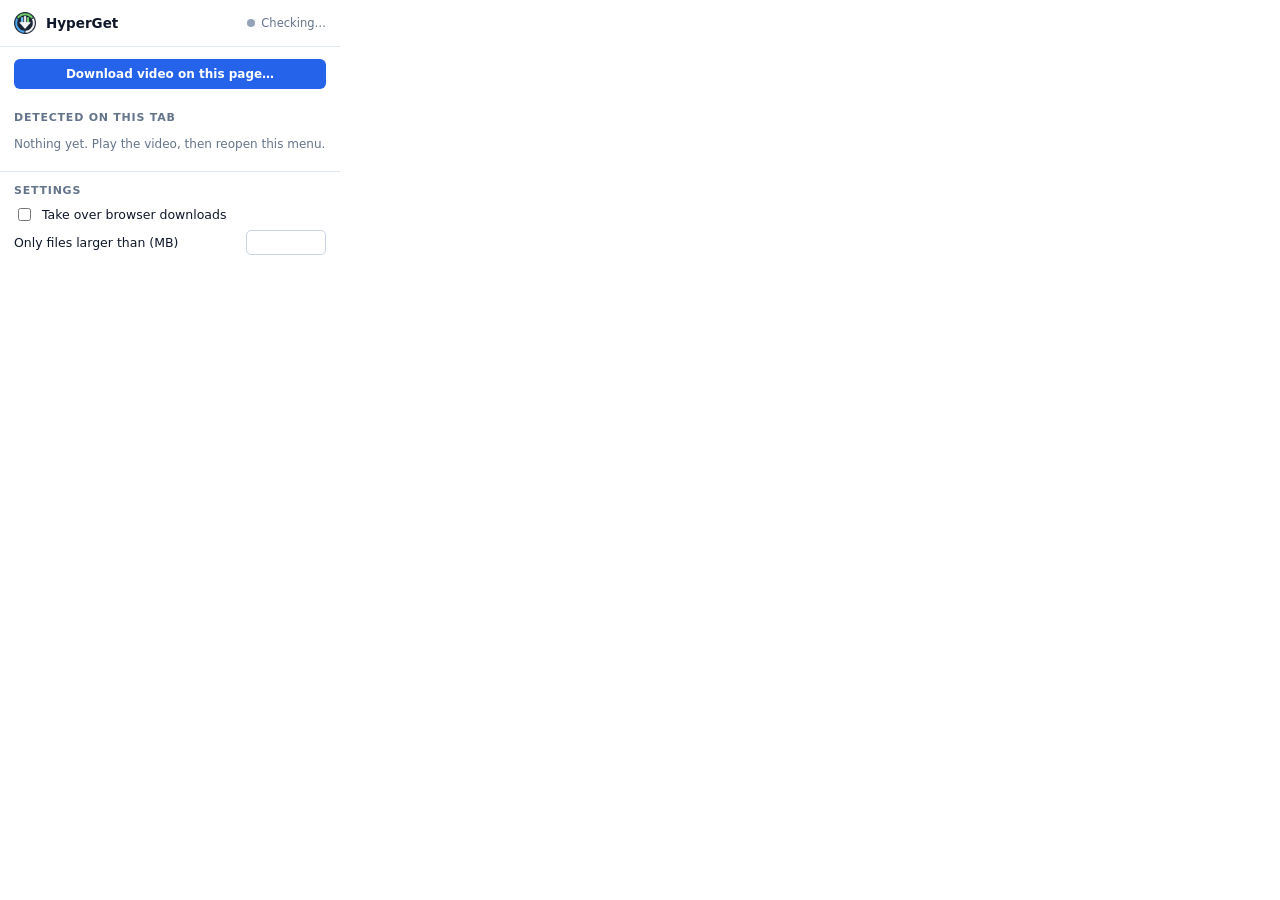
<file: extension/popup.html>
<!doctype html>
<html>
<head>
<meta charset="utf-8">
<style>
  * { box-sizing: border-box; }
  body { margin: 0; width: 340px; font: 13px "Inter", "Segoe UI", system-ui, sans-serif; color: #0f172a; background: #fff; }
  header { display: flex; align-items: center; gap: 10px; padding: 12px 14px; border-bottom: 1px solid #e2e8f0; }
  .logo { width: 22px; height: 22px; }
  header b { flex: 1; font-size: 13.5px; }
  .dot { width: 8px; height: 8px; border-radius: 50%; background: #94a3b8; display: inline-block; margin-right: 6px; }
  .on .dot { background: #16a34a; } .idle .dot { background: #94a3b8; } .off .dot { background: #dc2626; }
  #status { font-size: 11.5px; color: #64748b; }
  #status a, .msg a { color: #16235B; font-weight: 600; }
  section { padding: 10px 14px; }
  h4 { margin: 2px 0 8px; font-size: 11px; letter-spacing: .07em; color: #64748b; font-weight: 600; }
  .item { display: grid; grid-template-columns: 40px 1fr auto; gap: 9px; align-items: center; padding: 7px 0; border-bottom: 1px solid #f1f5f9; }
  .badge { height: 22px; border-radius: 5px; background: #e2e8f0; display: grid; place-items: center; font-size: 10px; font-weight: 700; color: #334155; }
  .name { white-space: nowrap; overflow: hidden; text-overflow: ellipsis; font-size: 12.5px; }
  .sub { font-size: 11px; color: #64748b; white-space: nowrap; overflow: hidden; text-overflow: ellipsis; }
  button { font: inherit; cursor: pointer; }
  .dl { border: 0; background: #2563eb; color: #fff; border-radius: 6px; padding: 5px 10px; font-size: 12px; font-weight: 600; }
  .dl:hover { background: #1d4ed8; }
  .wide { width: 100%; padding: 8px; margin-top: 2px; }
  .opts { grid-column: 1 / -1; display: flex; flex-wrap: wrap; gap: 6px; padding-top: 4px; }
  .opts button { border: 1px solid #cbd5e1; background: #fff; border-radius: 6px; padding: 4px 9px; font-size: 12px; }
  .opts button:hover { border-color: #2563eb; color: #2563eb; }
  .empty, .msg { color: #64748b; font-size: 12px; padding: 4px 0 8px; line-height: 1.45; }
  .msg.err { color: #dc2626; }
  label { display: flex; align-items: center; gap: 8px; font-size: 12.5px; margin: 4px 0; }
  .row { display: flex; align-items: center; justify-content: space-between; gap: 8px; font-size: 12.5px; margin-top: 6px; }
  input[type=number] { width: 80px; padding: 4px 6px; border: 1px solid #cbd5e1; border-radius: 5px; font: inherit; }
  footer { border-top: 1px solid #e2e8f0; }
</style>
</head>
<body>
  <header>
    <img class="logo" src="icons/icon32.png" width="22" height="22" alt="">
    <b>HyperGet</b><span id="status"><span class="dot"></span>Checking…</span>
  </header>
  <section>
    <button class="dl wide" id="pageVideo">Download video on this page…</button>
    <div id="pageOpts"></div>
  </section>
  <section>
    <h4>DETECTED ON THIS TAB</h4>
    <div id="list"><div class="empty">Nothing yet. Play the video, then reopen this menu.</div></div>
  </section>
  <footer><section>
    <h4>SETTINGS</h4>
    <label><input type="checkbox" id="intercept"> Take over browser downloads</label>
    <div class="row">Only files larger than (MB) <input type="number" id="minMB" min="0"></div>
  </section></footer>
<script src="config.js"></script>
<script src="popup.js"></script>
</body>
</html>
</file>
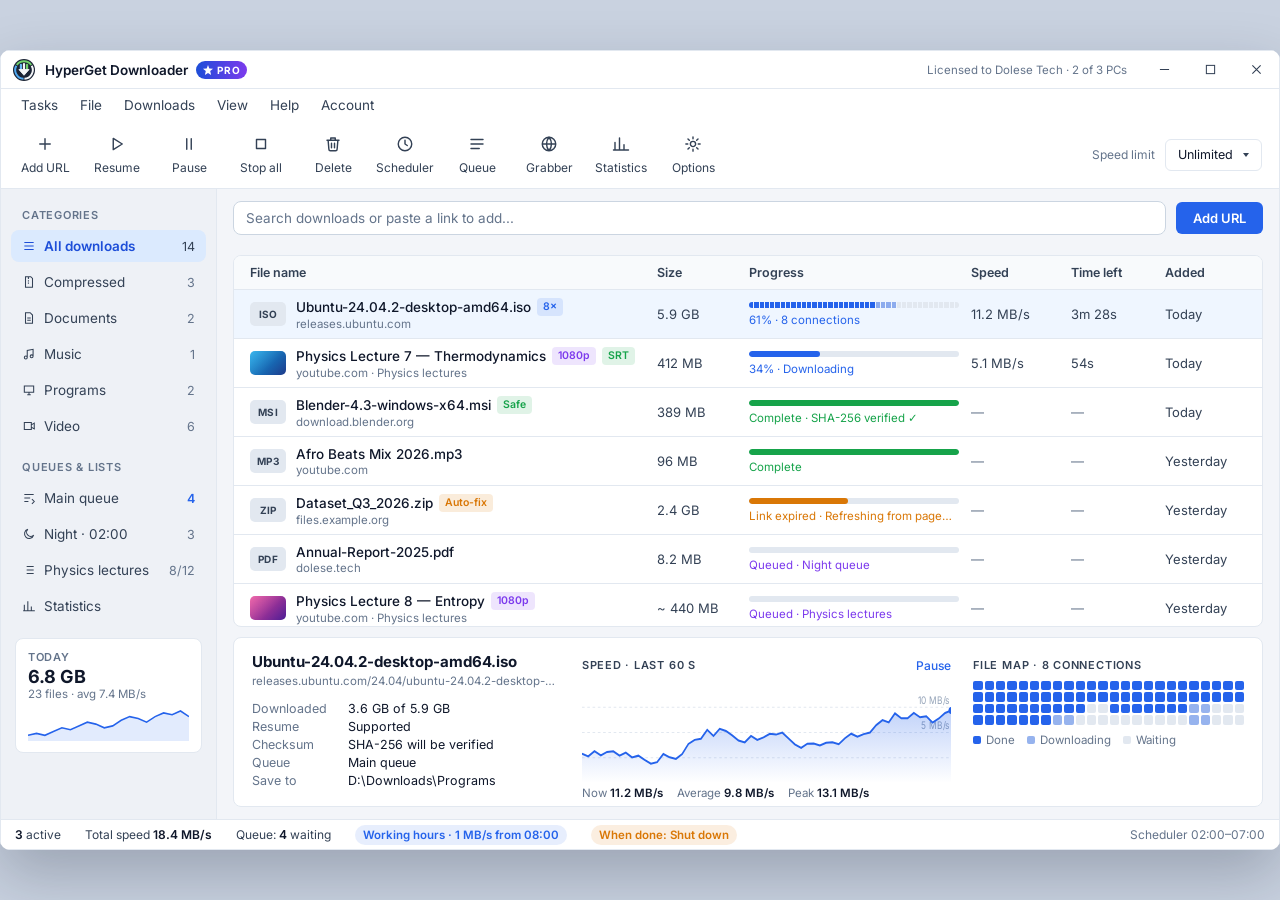
<file: docs/pro-mockups/src/1-main-pro.html>
<!doctype html><html lang="en" data-theme="light"><head><meta charset="utf-8"><title>HyperGet Pro mockup</title>
<link rel="stylesheet" href="../../../hypeget/ui/css/tokens.css"><link rel="stylesheet" href="../../../hypeget/ui/css/app.css"><link rel="stylesheet" href="pro.css"></head>
<body><div class="frame"><div class="app">
  <header class="titlebar">
    <img class="logo" src="../../../hypeget/ui/icons/logo-small.svg" width="22" height="22" alt="">
    <div class="title">HyperGet Downloader<span class="pro-pill"><svg viewBox="0 0 10 10"><path d="M5 0l1.3 3.4L10 3.8 7.2 6.1 8.1 10 5 7.9 1.9 10l.9-3.9L0 3.8l3.7-.4z" fill="currentColor"/></svg>PRO</span></div>
    <span class="lic">Licensed to Dolese Tech · 2 of 3 PCs</span>
    <div class="win-controls" style="display:flex">
      <button><svg viewBox="0 0 12 12"><path d="M1 6h10" stroke="currentColor" stroke-width="1.2"/></svg></button>
      <button><svg viewBox="0 0 12 12"><rect x="1.5" y="1.5" width="9" height="9" fill="none" stroke="currentColor" stroke-width="1.1"/></svg></button>
      <button class="close"><svg viewBox="0 0 12 12"><path d="M1.5 1.5l9 9M10.5 1.5l-9 9" stroke="currentColor" stroke-width="1.2"/></svg></button>
    </div>
  </header><nav class="menubar"><div class="menu"><button>Tasks</button></div><div class="menu"><button>File</button></div><div class="menu"><button>Downloads</button></div><div class="menu"><button>View</button></div><div class="menu"><button>Help</button></div><div class="menu"><button>Account</button></div></nav>
  <div class="toolbar">
    <button class="tool "><span class="ic"><svg viewBox="0 0 24 24"><path d="M12 5v14M5 12h14"/></svg></span>Add URL</button><button class="tool "><span class="ic"><svg viewBox="0 0 24 24"><path d="M7 4.5v15l12-7.5z"/></svg></span>Resume</button><button class="tool "><span class="ic"><svg viewBox="0 0 24 24"><path d="M9 5v14M15 5v14"/></svg></span>Pause</button>
    <button class="tool "><span class="ic"><svg viewBox="0 0 24 24"><path d="M6 6h12v12H6z"/></svg></span>Stop all</button><button class="tool "><span class="ic"><svg viewBox="0 0 24 24"><path d="M4 7h16M10 11v6M14 11v6M5.5 7l1 12a2 2 0 0 0 2 2h7a2 2 0 0 0 2-2l1-12M9 7V4h6v3"/></svg></span>Delete</button>
    <button class="tool "><span class="ic"><svg viewBox="0 0 24 24"><path d="M12 3a9 9 0 1 0 0 18 9 9 0 0 0 0-18zM12 7v5l3 2"/></svg></span>Scheduler</button><button class="tool "><span class="ic"><svg viewBox="0 0 24 24"><path d="M4 6h16M4 12h16M4 18h11"/></svg></span>Queue</button>
    <button class="tool "><span class="ic"><svg viewBox="0 0 24 24"><path d="M12 3a9 9 0 1 0 0 18 9 9 0 0 0 0-18zM3 12h18M12 3a14 14 0 0 1 0 18M12 3a14 14 0 0 0 0 18"/></svg></span>Grabber</button>
    <button class="tool "><span class="ic"><svg viewBox="0 0 24 24"><path d="M4 20V10M10 20V4M16 20v-7M22 20H2"/></svg></span>Statistics</button>
    <button class="tool "><span class="ic"><svg viewBox="0 0 24 24"><path d="M12 8.5a3.5 3.5 0 1 0 0 7 3.5 3.5 0 0 0 0-7zM12 2.5v2.5M12 19v2.5M2.5 12H5M19 12h2.5M5.3 5.3l1.8 1.8M16.9 16.9l1.8 1.8M5.3 18.7l1.8-1.8M16.9 7.1l1.8-1.8"/></svg></span>Options</button>
    <div class="spacer"></div>
    <div class="speed-limit menu"><span>Speed limit</span><button class="select-btn"><span>Unlimited</span><i class="caret"></i></button></div>
  </div>
<div class="body">
    <aside class="sidebar" id="sidebar">
      <h3>CATEGORIES</h3>
      <button class="nav-item sel"><span class="lbl"><svg class="ico" viewBox="0 0 24 24"><path d="M4 6h16M4 12h16M4 18h16"/></svg>All downloads</span><span class="count">14</span></button>
      <button class="nav-item"><span class="lbl"><svg class="ico" viewBox="0 0 24 24"><path d="M6 3h9l3 3v15H6zM11 3v4M11 9v2M11 13v2"/></svg>Compressed</span><span class="count">3</span></button><button class="nav-item"><span class="lbl"><svg class="ico" viewBox="0 0 24 24"><path d="M6 3h8l4 4v14H6zM9 12h6M9 16h6"/></svg>Documents</span><span class="count">2</span></button><button class="nav-item"><span class="lbl"><svg class="ico" viewBox="0 0 24 24"><path d="M9 18V6l10-2v12M9 18a2.5 2.5 0 1 1-5 0 2.5 2.5 0 0 1 5 0zM19 16a2.5 2.5 0 1 1-5 0 2.5 2.5 0 0 1 5 0"/></svg>Music</span><span class="count">1</span></button>
      <button class="nav-item"><span class="lbl"><svg class="ico" viewBox="0 0 24 24"><path d="M4 5h16v11H4zM9 20h6M12 16v4"/></svg>Programs</span><span class="count">2</span></button><button class="nav-item"><span class="lbl"><svg class="ico" viewBox="0 0 24 24"><path d="M4 6h12v12H4zM16 10l5-3v10l-5-3"/></svg>Video</span><span class="count">6</span></button>
      <h3 class="second">QUEUES &amp; LISTS</h3>
      <button class="nav-item"><span class="lbl"><svg class="ico" viewBox="0 0 24 24"><path d="M4 6h16M4 12h10M4 18h7M17 14l4 4-4 4"/></svg>Main queue</span><span class="count live">4</span></button>
      <button class="nav-item"><span class="lbl"><svg class="ico" viewBox="0 0 24 24"><path d="M20 14A8 8 0 1 1 10 4a7 7 0 0 0 10 10z"/></svg>Night · 02:00</span><span class="count">3</span></button>
      <button class="nav-item"><span class="lbl"><svg class="ico" viewBox="0 0 24 24"><path d="M8 6h12M8 12h12M8 18h12M4 6h.01M4 12h.01M4 18h.01"/></svg>Physics lectures</span><span class="count">8/12</span></button>
      <button class="nav-item"><span class="lbl"><svg class="ico" viewBox="0 0 24 24"><path d="M4 20V10M10 20V4M16 20v-7M22 20H2"/></svg>Statistics</span><span class="count"></span></button>
      <div class="side-card"><div class="k">TODAY</div><div class="v">6.8 GB</div>
        <div class="s">23 files · avg 7.4 MB/s</div>
        <svg viewBox="0 0 180 34" preserveAspectRatio="none"><polygon points="0,34 0.0,28.3 9.5,26.4 18.9,28.3 28.4,24.5 37.9,20.8 47.4,22.7 56.8,18.9 66.3,15.2 75.8,17.1 85.3,20.8 94.7,18.9 104.2,13.3 113.7,9.6 123.2,11.5 132.6,15.2 142.1,9.6 151.6,5.9 161.1,7.7 170.5,4.0 180.0,9.6 180,34" fill="var(--blue)" opacity=".13"/><polyline points="0.0,28.3 9.5,26.4 18.9,28.3 28.4,24.5 37.9,20.8 47.4,22.7 56.8,18.9 66.3,15.2 75.8,17.1 85.3,20.8 94.7,18.9 104.2,13.3 113.7,9.6 123.2,11.5 132.6,15.2 142.1,9.6 151.6,5.9 161.1,7.7 170.5,4.0 180.0,9.6" fill="none" stroke="var(--blue)" stroke-width="1.6"/></svg></div>
    </aside>
<main class="main">
  <form class="search"><input type="text" placeholder="Search downloads or paste a link to add..."><button type="button" class="btn-primary">Add URL</button></form>
  <div></div>
  <section class="card table-card"><div class="grid-row thead"><div>File name</div><div>Size</div><div>Progress</div><div>Speed</div><div class="col-eta">Time left</div><div class="col-added">Added</div></div><div class="tbody"><div class="grid-row row  sel">
      <div class="cell-name"><span class="badge">ISO</span><div class="name-wrap"><div class="fname">Ubuntu-24.04.2-desktop-amd64.iso<span class="chip">8×</span></div><div class="fhost">releases.ubuntu.com</div></div></div>
      <div class="cell c-size">5.9 GB</div>
      <div class="prog st-downloading"><div class="segmap-mini"><i class="d"></i><i class="d"></i><i class="d"></i><i class="d"></i><i class="d"></i><i class="d"></i><i class="d"></i><i class="d"></i><i class="d"></i><i class="d"></i><i class="d"></i><i class="d"></i><i class="d"></i><i class="d"></i><i class="d"></i><i class="d"></i><i class="d"></i><i class="d"></i><i class="d"></i><i class="d"></i><i class="d"></i><i class="d"></i><i class="d"></i><i class="d"></i><i class="a"></i><i class="a"></i><i class="a"></i><i class="a"></i><i></i><i></i><i></i><i></i><i></i><i></i><i></i><i></i><i></i><i></i><i></i><i></i></div><div class="label">61% · 8 connections</div></div>
      <div class="cell c-speed">11.2 MB/s</div><div class="cell col-eta">3m 28s</div><div class="cell col-added">Today</div></div><div class="grid-row row ">
      <div class="cell-name"><span class="thumb" style="background:linear-gradient(135deg,#0ea5e9,#1e3a8a)"></span><div class="name-wrap"><div class="fname">Physics Lecture 7 — Thermodynamics<span class="chip q">1080p</span><span class="chip g">SRT</span></div><div class="fhost">youtube.com · Physics lectures</div></div></div>
      <div class="cell c-size">412 MB</div>
      <div class="prog st-downloading"><div class="bar"><i style="width:34%"></i></div><div class="label">34% · Downloading</div></div>
      <div class="cell c-speed">5.1 MB/s</div><div class="cell col-eta">54s</div><div class="cell col-added">Today</div></div><div class="grid-row row ">
      <div class="cell-name"><span class="badge">MSI</span><div class="name-wrap"><div class="fname">Blender-4.3-windows-x64.msi<span class="chip g">Safe</span></div><div class="fhost">download.blender.org</div></div></div>
      <div class="cell c-size">389 MB</div>
      <div class="prog st-complete"><div class="bar"><i style="width:100%"></i></div><div class="label">Complete · SHA-256 verified ✓</div></div>
      <div class="cell c-speed muted">—</div><div class="cell col-eta muted">—</div><div class="cell col-added">Today</div></div><div class="grid-row row ">
      <div class="cell-name"><span class="badge">MP3</span><div class="name-wrap"><div class="fname">Afro Beats Mix 2026.mp3</div><div class="fhost">youtube.com</div></div></div>
      <div class="cell c-size">96 MB</div>
      <div class="prog st-complete"><div class="bar"><i style="width:100%"></i></div><div class="label">Complete</div></div>
      <div class="cell c-speed muted">—</div><div class="cell col-eta muted">—</div><div class="cell col-added">Yesterday</div></div><div class="grid-row row ">
      <div class="cell-name"><span class="badge">ZIP</span><div class="name-wrap"><div class="fname">Dataset_Q3_2026.zip<span class="chip o">Auto-fix</span></div><div class="fhost">files.example.org</div></div></div>
      <div class="cell c-size">2.4 GB</div>
      <div class="prog st-paused"><div class="bar"><i style="width:47%"></i></div><div class="label">Link expired · Refreshing from page…</div></div>
      <div class="cell c-speed muted">—</div><div class="cell col-eta muted">—</div><div class="cell col-added">Yesterday</div></div><div class="grid-row row ">
      <div class="cell-name"><span class="badge">PDF</span><div class="name-wrap"><div class="fname">Annual-Report-2025.pdf</div><div class="fhost">dolese.tech</div></div></div>
      <div class="cell c-size">8.2 MB</div>
      <div class="prog st-queued"><div class="bar"><i style="width:0%"></i></div><div class="label">Queued · Night queue</div></div>
      <div class="cell c-speed muted">—</div><div class="cell col-eta muted">—</div><div class="cell col-added">Yesterday</div></div><div class="grid-row row ">
      <div class="cell-name"><span class="thumb" style="background:linear-gradient(135deg,#ec4899,#4c1d95)"></span><div class="name-wrap"><div class="fname">Physics Lecture 8 — Entropy<span class="chip q">1080p</span></div><div class="fhost">youtube.com · Physics lectures</div></div></div>
      <div class="cell c-size">~ 440 MB</div>
      <div class="prog st-queued"><div class="bar"><i style="width:0%"></i></div><div class="label">Queued · Physics lectures</div></div>
      <div class="cell c-speed muted">—</div><div class="cell col-eta muted">—</div><div class="cell col-added">Yesterday</div></div></div></section>
  <section class="card details pro">
      <div style="min-width:0"><div class="d-title">Ubuntu-24.04.2-desktop-amd64.iso</div><div class="d-url">releases.ubuntu.com/24.04/ubuntu-24.04.2-desktop-amd64.iso</div><dl class="kv"><dt>Downloaded</dt><dd>3.6 GB of 5.9 GB</dd><dt>Resume</dt><dd>Supported</dd><dt>Checksum</dt><dd>SHA-256 will be verified</dd><dt>Queue</dt><dd>Main queue</dd><dt>Save to</dt><dd>D:\Downloads\Programs</dd></dl></div>
      <div class="graph-wrap"><div class="conn-head"><span>SPEED · LAST 60 S</span><span class="actions"><button class="link-btn">Pause</button></span></div>
        <svg viewBox="0 0 420 92" preserveAspectRatio="none"><line x1="0" x2="420" y1="23.0" y2="23.0" stroke="var(--border)" stroke-dasharray="3 3"/><line x1="0" x2="420" y1="46.0" y2="46.0" stroke="var(--border)" stroke-dasharray="3 3"/><line x1="0" x2="420" y1="69.0" y2="69.0" stroke="var(--border)" stroke-dasharray="3 3"/><text x="418" y="20.0" text-anchor="end" font-size="9.5" fill="var(--text-4)">10 MB/s</text><text x="418" y="43.0" text-anchor="end" font-size="9.5" fill="var(--text-4)">5 MB/s</text><defs><linearGradient id="gf" x1="0" x2="0" y1="0" y2="1"><stop offset="0" stop-color="var(--blue)" stop-opacity=".28"/><stop offset="1" stop-color="var(--blue)" stop-opacity="0"/></linearGradient></defs><polygon points="0,92 0.0,65.2 7.1,67.8 14.2,63.0 21.4,66.8 28.5,63.7 35.6,63.1 42.7,67.1 49.8,64.4 56.9,68.7 64.1,67.1 71.2,70.9 78.3,74.4 85.4,73.0 92.5,65.6 99.7,68.6 106.8,70.1 113.9,65.7 121.0,56.4 128.1,52.7 135.3,51.7 142.4,43.5 149.5,49.1 156.6,42.6 163.7,44.6 170.8,48.7 178.0,53.3 185.1,55.0 192.2,49.1 199.3,52.7 206.4,50.4 213.6,47.2 220.7,47.9 227.8,46.1 234.9,51.4 242.0,56.8 249.2,60.0 256.3,56.2 263.4,56.1 270.5,57.8 277.6,55.4 284.7,54.9 291.9,56.7 299.0,51.2 306.1,47.1 313.2,49.8 320.3,47.5 327.5,46.0 334.6,39.3 341.7,34.7 348.8,36.8 355.9,28.5 363.1,33.0 370.2,33.1 377.3,28.1 384.4,32.1 391.5,31.2 398.6,36.9 405.8,33.2 412.9,28.2 420.0,25.9 420,92" fill="url(#gf)"/><polyline points="0.0,65.2 7.1,67.8 14.2,63.0 21.4,66.8 28.5,63.7 35.6,63.1 42.7,67.1 49.8,64.4 56.9,68.7 64.1,67.1 71.2,70.9 78.3,74.4 85.4,73.0 92.5,65.6 99.7,68.6 106.8,70.1 113.9,65.7 121.0,56.4 128.1,52.7 135.3,51.7 142.4,43.5 149.5,49.1 156.6,42.6 163.7,44.6 170.8,48.7 178.0,53.3 185.1,55.0 192.2,49.1 199.3,52.7 206.4,50.4 213.6,47.2 220.7,47.9 227.8,46.1 234.9,51.4 242.0,56.8 249.2,60.0 256.3,56.2 263.4,56.1 270.5,57.8 277.6,55.4 284.7,54.9 291.9,56.7 299.0,51.2 306.1,47.1 313.2,49.8 320.3,47.5 327.5,46.0 334.6,39.3 341.7,34.7 348.8,36.8 355.9,28.5 363.1,33.0 370.2,33.1 377.3,28.1 384.4,32.1 391.5,31.2 398.6,36.9 405.8,33.2 412.9,28.2 420.0,25.9" fill="none" stroke="var(--blue)" stroke-width="1.8"/><circle cx="420.0" cy="25.9" r="3.2" fill="var(--blue)"/></svg><div class="legend"><span>Now <b>11.2 MB/s</b></span><span>Average <b>9.8 MB/s</b></span><span>Peak <b>13.1 MB/s</b></span></div></div>
      <div style="min-width:0"><div class="conn-head"><span>FILE MAP · 8 CONNECTIONS</span></div>
        <div class="segmap"><i class="d"></i><i class="d"></i><i class="d"></i><i class="d"></i><i class="d"></i><i class="d"></i><i class="d"></i><i class="d"></i><i class="d"></i><i class="d"></i><i class="d"></i><i class="d"></i><i class="d"></i><i class="d"></i><i class="d"></i><i class="d"></i><i class="d"></i><i class="d"></i><i class="d"></i><i class="d"></i><i class="d"></i><i class="d"></i><i class="d"></i><i class="d"></i><i class="d"></i><i class="d"></i><i class="d"></i><i class="d"></i><i class="d"></i><i class="d"></i><i class="d"></i><i class="d"></i><i class="d"></i><i class="d"></i><i class="d"></i><i class="d"></i><i class="d"></i><i class="d"></i><i class="d"></i><i class="d"></i><i class="d"></i><i class="d"></i><i class="d"></i><i class="d"></i><i class="d"></i><i class="d"></i><i class="d"></i><i class="d"></i><i class="d"></i><i class="d"></i><i class="d"></i><i class="d"></i><i class="d"></i><i class="d"></i><i class="d"></i><i class="d"></i><i class="d"></i><i class="d"></i><i class=""></i><i class=""></i><i class="d"></i><i class="d"></i><i class="d"></i><i class="d"></i><i class="d"></i><i class="d"></i><i class="d"></i><i class="a"></i><i class="a"></i><i class=""></i><i class=""></i><i class=""></i><i class="d"></i><i class="d"></i><i class="d"></i><i class="d"></i><i class="d"></i><i class="d"></i><i class="d"></i><i class="a"></i><i class="a"></i><i class=""></i><i class=""></i><i class=""></i><i class=""></i><i class=""></i><i class=""></i><i class=""></i><i class=""></i><i class=""></i><i class=""></i><i class="a"></i><i class="a"></i><i class=""></i><i class=""></i><i class=""></i></div>
        <div class="seg-note"><span>Done</span><span class="a">Downloading</span><span class="w">Waiting</span></div></div>
    </section>
</main></div><footer class="statusbar"><span><b>3</b> active</span><span>Total speed <b>18.4 MB/s</b></span><span>Queue: <b>4</b> waiting</span>
      <span class="sb-chip b">Working hours · 1 MB/s from 08:00</span><span class="sb-chip">When done: Shut down</span><span class="right">Scheduler 02:00–07:00</span></footer></div></div></body></html>
</file>
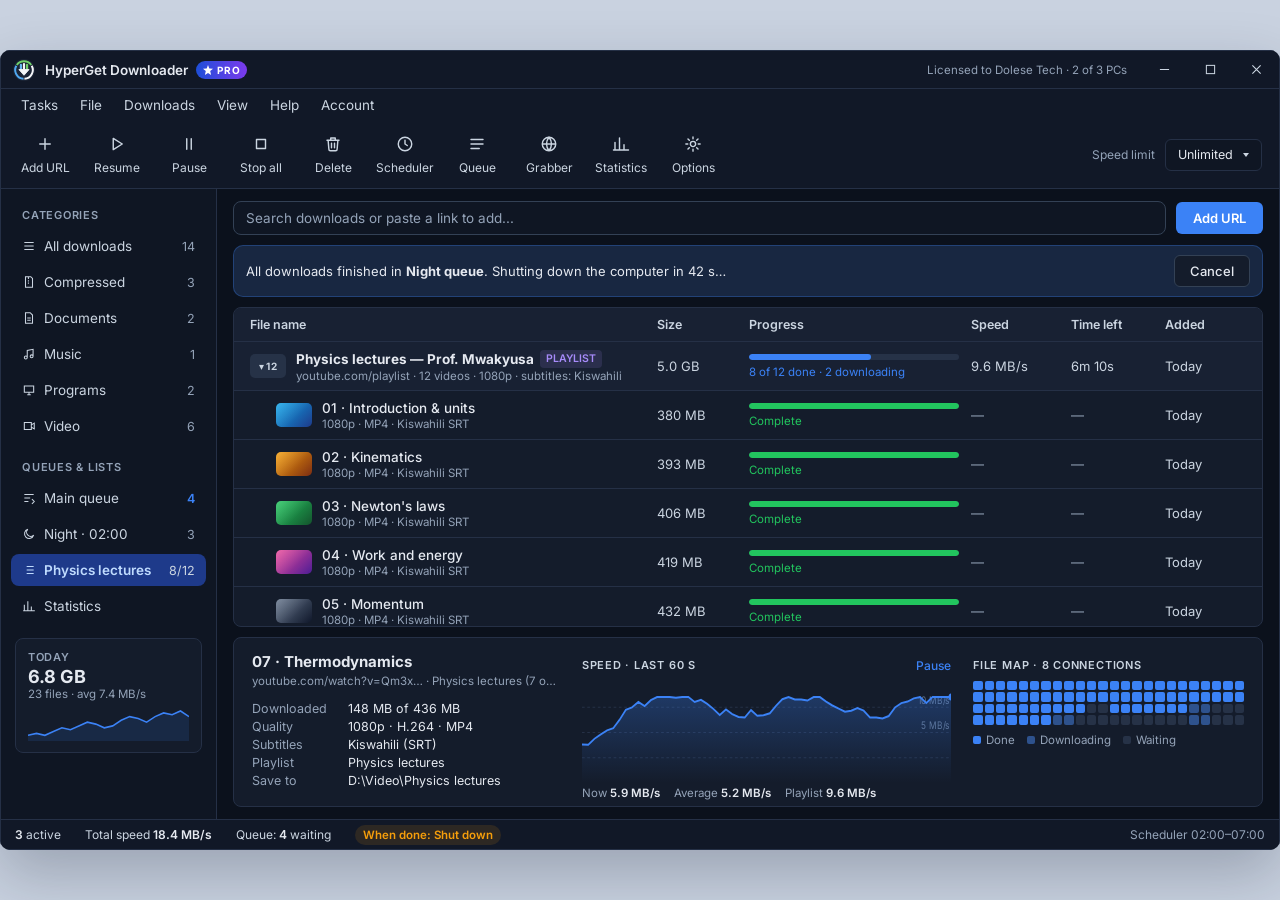
<file: docs/pro-mockups/src/2-playlist-dark.html>
<!doctype html><html lang="en" data-theme="dark"><head><meta charset="utf-8"><title>HyperGet Pro mockup</title>
<link rel="stylesheet" href="../../../hypeget/ui/css/tokens.css"><link rel="stylesheet" href="../../../hypeget/ui/css/app.css"><link rel="stylesheet" href="pro.css"></head>
<body><div class="frame"><div class="app">
  <header class="titlebar">
    <img class="logo" src="../../../hypeget/ui/icons/logo-small.svg" width="22" height="22" alt="">
    <div class="title">HyperGet Downloader<span class="pro-pill"><svg viewBox="0 0 10 10"><path d="M5 0l1.3 3.4L10 3.8 7.2 6.1 8.1 10 5 7.9 1.9 10l.9-3.9L0 3.8l3.7-.4z" fill="currentColor"/></svg>PRO</span></div>
    <span class="lic">Licensed to Dolese Tech · 2 of 3 PCs</span>
    <div class="win-controls" style="display:flex">
      <button><svg viewBox="0 0 12 12"><path d="M1 6h10" stroke="currentColor" stroke-width="1.2"/></svg></button>
      <button><svg viewBox="0 0 12 12"><rect x="1.5" y="1.5" width="9" height="9" fill="none" stroke="currentColor" stroke-width="1.1"/></svg></button>
      <button class="close"><svg viewBox="0 0 12 12"><path d="M1.5 1.5l9 9M10.5 1.5l-9 9" stroke="currentColor" stroke-width="1.2"/></svg></button>
    </div>
  </header><nav class="menubar"><div class="menu"><button>Tasks</button></div><div class="menu"><button>File</button></div><div class="menu"><button>Downloads</button></div><div class="menu"><button>View</button></div><div class="menu"><button>Help</button></div><div class="menu"><button>Account</button></div></nav>
  <div class="toolbar">
    <button class="tool "><span class="ic"><svg viewBox="0 0 24 24"><path d="M12 5v14M5 12h14"/></svg></span>Add URL</button><button class="tool "><span class="ic"><svg viewBox="0 0 24 24"><path d="M7 4.5v15l12-7.5z"/></svg></span>Resume</button><button class="tool "><span class="ic"><svg viewBox="0 0 24 24"><path d="M9 5v14M15 5v14"/></svg></span>Pause</button>
    <button class="tool "><span class="ic"><svg viewBox="0 0 24 24"><path d="M6 6h12v12H6z"/></svg></span>Stop all</button><button class="tool "><span class="ic"><svg viewBox="0 0 24 24"><path d="M4 7h16M10 11v6M14 11v6M5.5 7l1 12a2 2 0 0 0 2 2h7a2 2 0 0 0 2-2l1-12M9 7V4h6v3"/></svg></span>Delete</button>
    <button class="tool "><span class="ic"><svg viewBox="0 0 24 24"><path d="M12 3a9 9 0 1 0 0 18 9 9 0 0 0 0-18zM12 7v5l3 2"/></svg></span>Scheduler</button><button class="tool "><span class="ic"><svg viewBox="0 0 24 24"><path d="M4 6h16M4 12h16M4 18h11"/></svg></span>Queue</button>
    <button class="tool "><span class="ic"><svg viewBox="0 0 24 24"><path d="M12 3a9 9 0 1 0 0 18 9 9 0 0 0 0-18zM3 12h18M12 3a14 14 0 0 1 0 18M12 3a14 14 0 0 0 0 18"/></svg></span>Grabber</button>
    <button class="tool "><span class="ic"><svg viewBox="0 0 24 24"><path d="M4 20V10M10 20V4M16 20v-7M22 20H2"/></svg></span>Statistics</button>
    <button class="tool "><span class="ic"><svg viewBox="0 0 24 24"><path d="M12 8.5a3.5 3.5 0 1 0 0 7 3.5 3.5 0 0 0 0-7zM12 2.5v2.5M12 19v2.5M2.5 12H5M19 12h2.5M5.3 5.3l1.8 1.8M16.9 16.9l1.8 1.8M5.3 18.7l1.8-1.8M16.9 7.1l1.8-1.8"/></svg></span>Options</button>
    <div class="spacer"></div>
    <div class="speed-limit menu"><span>Speed limit</span><button class="select-btn"><span>Unlimited</span><i class="caret"></i></button></div>
  </div>
<div class="body">
    <aside class="sidebar" id="sidebar">
      <h3>CATEGORIES</h3>
      <button class="nav-item"><span class="lbl"><svg class="ico" viewBox="0 0 24 24"><path d="M4 6h16M4 12h16M4 18h16"/></svg>All downloads</span><span class="count">14</span></button>
      <button class="nav-item"><span class="lbl"><svg class="ico" viewBox="0 0 24 24"><path d="M6 3h9l3 3v15H6zM11 3v4M11 9v2M11 13v2"/></svg>Compressed</span><span class="count">3</span></button><button class="nav-item"><span class="lbl"><svg class="ico" viewBox="0 0 24 24"><path d="M6 3h8l4 4v14H6zM9 12h6M9 16h6"/></svg>Documents</span><span class="count">2</span></button><button class="nav-item"><span class="lbl"><svg class="ico" viewBox="0 0 24 24"><path d="M9 18V6l10-2v12M9 18a2.5 2.5 0 1 1-5 0 2.5 2.5 0 0 1 5 0zM19 16a2.5 2.5 0 1 1-5 0 2.5 2.5 0 0 1 5 0"/></svg>Music</span><span class="count">1</span></button>
      <button class="nav-item"><span class="lbl"><svg class="ico" viewBox="0 0 24 24"><path d="M4 5h16v11H4zM9 20h6M12 16v4"/></svg>Programs</span><span class="count">2</span></button><button class="nav-item"><span class="lbl"><svg class="ico" viewBox="0 0 24 24"><path d="M4 6h12v12H4zM16 10l5-3v10l-5-3"/></svg>Video</span><span class="count">6</span></button>
      <h3 class="second">QUEUES &amp; LISTS</h3>
      <button class="nav-item"><span class="lbl"><svg class="ico" viewBox="0 0 24 24"><path d="M4 6h16M4 12h10M4 18h7M17 14l4 4-4 4"/></svg>Main queue</span><span class="count live">4</span></button>
      <button class="nav-item"><span class="lbl"><svg class="ico" viewBox="0 0 24 24"><path d="M20 14A8 8 0 1 1 10 4a7 7 0 0 0 10 10z"/></svg>Night · 02:00</span><span class="count">3</span></button>
      <button class="nav-item sel"><span class="lbl"><svg class="ico" viewBox="0 0 24 24"><path d="M8 6h12M8 12h12M8 18h12M4 6h.01M4 12h.01M4 18h.01"/></svg>Physics lectures</span><span class="count">8/12</span></button>
      <button class="nav-item"><span class="lbl"><svg class="ico" viewBox="0 0 24 24"><path d="M4 20V10M10 20V4M16 20v-7M22 20H2"/></svg>Statistics</span><span class="count"></span></button>
      <div class="side-card"><div class="k">TODAY</div><div class="v">6.8 GB</div>
        <div class="s">23 files · avg 7.4 MB/s</div>
        <svg viewBox="0 0 180 34" preserveAspectRatio="none"><polygon points="0,34 0.0,28.3 9.5,26.4 18.9,28.3 28.4,24.5 37.9,20.8 47.4,22.7 56.8,18.9 66.3,15.2 75.8,17.1 85.3,20.8 94.7,18.9 104.2,13.3 113.7,9.6 123.2,11.5 132.6,15.2 142.1,9.6 151.6,5.9 161.1,7.7 170.5,4.0 180.0,9.6 180,34" fill="var(--blue)" opacity=".13"/><polyline points="0.0,28.3 9.5,26.4 18.9,28.3 28.4,24.5 37.9,20.8 47.4,22.7 56.8,18.9 66.3,15.2 75.8,17.1 85.3,20.8 94.7,18.9 104.2,13.3 113.7,9.6 123.2,11.5 132.6,15.2 142.1,9.6 151.6,5.9 161.1,7.7 170.5,4.0 180.0,9.6" fill="none" stroke="var(--blue)" stroke-width="1.6"/></svg></div>
    </aside>
<main class="main">
  <form class="search"><input type="text" placeholder="Search downloads or paste a link to add..."><button type="button" class="btn-primary">Add URL</button></form>
  <div class="banner" style="grid-row:2"><span>All downloads finished in <b>Night queue</b>. Shutting down the computer in 42 s…</span><button class="btn">Cancel</button></div>
  <section class="card table-card"><div class="grid-row thead"><div>File name</div><div>Size</div><div>Progress</div><div>Speed</div><div class="col-eta">Time left</div><div class="col-added">Added</div></div><div class="tbody"><div class="grid-row row group">
      <div class="cell-name"><span class="badge">▾ 12</span><div class="name-wrap"><div class="fname">Physics lectures — Prof. Mwakyusa<span class="chip q">PLAYLIST</span></div><div class="fhost">youtube.com/playlist · 12 videos · 1080p · subtitles: Kiswahili</div></div></div>
      <div class="cell c-size">5.0 GB</div>
      <div class="prog st-downloading"><div class="bar"><i style="width:58%"></i></div><div class="label">8 of 12 done · 2 downloading</div></div>
      <div class="cell c-speed">9.6 MB/s</div><div class="cell col-eta">6m 10s</div><div class="cell col-added">Today</div></div><div class="grid-row row child">
      <div class="cell-name"><span class="thumb" style="background:linear-gradient(135deg,#0ea5e9,#1e3a8a)"></span><div class="name-wrap"><div class="fname">01 · Introduction & units</div><div class="fhost">1080p · MP4 · Kiswahili SRT</div></div></div>
      <div class="cell c-size">380 MB</div>
      <div class="prog st-complete"><div class="bar"><i style="width:100%"></i></div><div class="label">Complete</div></div>
      <div class="cell c-speed muted">—</div><div class="cell col-eta muted">—</div><div class="cell col-added">Today</div></div><div class="grid-row row child">
      <div class="cell-name"><span class="thumb" style="background:linear-gradient(135deg,#f59e0b,#7c2d12)"></span><div class="name-wrap"><div class="fname">02 · Kinematics</div><div class="fhost">1080p · MP4 · Kiswahili SRT</div></div></div>
      <div class="cell c-size">393 MB</div>
      <div class="prog st-complete"><div class="bar"><i style="width:100%"></i></div><div class="label">Complete</div></div>
      <div class="cell c-speed muted">—</div><div class="cell col-eta muted">—</div><div class="cell col-added">Today</div></div><div class="grid-row row child">
      <div class="cell-name"><span class="thumb" style="background:linear-gradient(135deg,#22c55e,#14532d)"></span><div class="name-wrap"><div class="fname">03 · Newton's laws</div><div class="fhost">1080p · MP4 · Kiswahili SRT</div></div></div>
      <div class="cell c-size">406 MB</div>
      <div class="prog st-complete"><div class="bar"><i style="width:100%"></i></div><div class="label">Complete</div></div>
      <div class="cell c-speed muted">—</div><div class="cell col-eta muted">—</div><div class="cell col-added">Today</div></div><div class="grid-row row child">
      <div class="cell-name"><span class="thumb" style="background:linear-gradient(135deg,#ec4899,#4c1d95)"></span><div class="name-wrap"><div class="fname">04 · Work and energy</div><div class="fhost">1080p · MP4 · Kiswahili SRT</div></div></div>
      <div class="cell c-size">419 MB</div>
      <div class="prog st-complete"><div class="bar"><i style="width:100%"></i></div><div class="label">Complete</div></div>
      <div class="cell c-speed muted">—</div><div class="cell col-eta muted">—</div><div class="cell col-added">Today</div></div><div class="grid-row row child">
      <div class="cell-name"><span class="thumb" style="background:linear-gradient(135deg,#64748b,#0f172a)"></span><div class="name-wrap"><div class="fname">05 · Momentum</div><div class="fhost">1080p · MP4 · Kiswahili SRT</div></div></div>
      <div class="cell c-size">432 MB</div>
      <div class="prog st-complete"><div class="bar"><i style="width:100%"></i></div><div class="label">Complete</div></div>
      <div class="cell c-speed muted">—</div><div class="cell col-eta muted">—</div><div class="cell col-added">Today</div></div><div class="grid-row row child">
      <div class="cell-name"><span class="thumb" style="background:linear-gradient(135deg,#0ea5e9,#1e3a8a)"></span><div class="name-wrap"><div class="fname">06 · Rotation</div><div class="fhost">1080p · MP4 · Kiswahili SRT</div></div></div>
      <div class="cell c-size">445 MB</div>
      <div class="prog st-complete"><div class="bar"><i style="width:100%"></i></div><div class="label">Complete</div></div>
      <div class="cell c-speed muted">—</div><div class="cell col-eta muted">—</div><div class="cell col-added">Today</div></div><div class="grid-row row child sel">
      <div class="cell-name"><span class="thumb" style="background:linear-gradient(135deg,#f59e0b,#7c2d12)"></span><div class="name-wrap"><div class="fname">07 · Thermodynamics</div><div class="fhost">1080p · MP4 · Kiswahili SRT</div></div></div>
      <div class="cell c-size">452 MB</div>
      <div class="prog st-downloading"><div class="bar"><i style="width:70%"></i></div><div class="label">70% · Downloading</div></div>
      <div class="cell c-speed">5.9 MB/s</div><div class="cell col-eta">40s</div><div class="cell col-added">Today</div></div><div class="grid-row row child">
      <div class="cell-name"><span class="thumb" style="background:linear-gradient(135deg,#22c55e,#14532d)"></span><div class="name-wrap"><div class="fname">08 · Entropy</div><div class="fhost">1080p · MP4 · Kiswahili SRT</div></div></div>
      <div class="cell c-size">459 MB</div>
      <div class="prog st-downloading"><div class="bar"><i style="width:76%"></i></div><div class="label">76% · Downloading</div></div>
      <div class="cell c-speed">6.2 MB/s</div><div class="cell col-eta">35s</div><div class="cell col-added">Today</div></div><div class="grid-row row child">
      <div class="cell-name"><span class="thumb" style="background:linear-gradient(135deg,#ec4899,#4c1d95)"></span><div class="name-wrap"><div class="fname">09 · Waves</div><div class="fhost">1080p · MP4</div></div></div>
      <div class="cell c-size">~ 420 MB</div>
      <div class="prog st-queued"><div class="bar"><i style="width:0%"></i></div><div class="label">Queued</div></div>
      <div class="cell c-speed muted">—</div><div class="cell col-eta muted">—</div><div class="cell col-added">Today</div></div><div class="grid-row row child">
      <div class="cell-name"><span class="thumb" style="background:linear-gradient(135deg,#64748b,#0f172a)"></span><div class="name-wrap"><div class="fname">10 · Sound</div><div class="fhost">1080p · MP4</div></div></div>
      <div class="cell c-size">~ 420 MB</div>
      <div class="prog st-queued"><div class="bar"><i style="width:0%"></i></div><div class="label">Queued</div></div>
      <div class="cell c-speed muted">—</div><div class="cell col-eta muted">—</div><div class="cell col-added">Today</div></div></div></section>
  <section class="card details pro">
      <div style="min-width:0"><div class="d-title">07 · Thermodynamics</div><div class="d-url">youtube.com/watch?v=Qm3x… · Physics lectures (7 of 12)</div><dl class="kv"><dt>Downloaded</dt><dd>148 MB of 436 MB</dd><dt>Quality</dt><dd>1080p · H.264 · MP4</dd><dt>Subtitles</dt><dd>Kiswahili (SRT)</dd><dt>Playlist</dt><dd>Physics lectures</dd><dt>Save to</dt><dd>D:\Video\Physics lectures</dd></dl></div>
      <div class="graph-wrap"><div class="conn-head"><span>SPEED · LAST 60 S</span><span class="actions"><button class="link-btn">Pause</button></span></div>
        <svg viewBox="0 0 420 92" preserveAspectRatio="none"><line x1="0" x2="420" y1="23.0" y2="23.0" stroke="var(--border)" stroke-dasharray="3 3"/><line x1="0" x2="420" y1="46.0" y2="46.0" stroke="var(--border)" stroke-dasharray="3 3"/><line x1="0" x2="420" y1="69.0" y2="69.0" stroke="var(--border)" stroke-dasharray="3 3"/><text x="418" y="20.0" text-anchor="end" font-size="9.5" fill="var(--text-4)">10 MB/s</text><text x="418" y="43.0" text-anchor="end" font-size="9.5" fill="var(--text-4)">5 MB/s</text><defs><linearGradient id="gf" x1="0" x2="0" y1="0" y2="1"><stop offset="0" stop-color="var(--blue)" stop-opacity=".28"/><stop offset="1" stop-color="var(--blue)" stop-opacity="0"/></linearGradient></defs><polygon points="0,92 0.0,57.0 7.1,57.2 14.2,51.7 21.4,47.7 28.5,44.0 35.6,42.1 42.7,34.4 49.8,25.3 56.9,23.1 64.1,18.1 71.2,22.0 78.3,16.5 85.4,13.7 92.5,13.7 99.7,13.7 106.8,14.3 113.9,13.7 121.0,13.7 128.1,18.2 135.3,16.2 142.4,20.0 149.5,24.6 156.6,30.0 163.7,24.9 170.8,29.2 178.0,31.8 185.1,32.3 192.2,25.6 199.3,30.7 206.4,30.3 213.6,28.5 220.7,21.6 227.8,15.7 234.9,13.7 242.0,15.9 249.2,16.0 256.3,16.9 263.4,13.7 270.5,13.7 277.6,17.8 284.7,21.4 291.9,24.3 299.0,27.1 306.1,26.2 313.2,23.7 320.3,26.1 327.5,32.3 334.6,32.4 341.7,33.2 348.8,31.0 355.9,23.2 363.1,19.2 370.2,17.8 377.3,14.9 384.4,13.7 391.5,19.2 398.6,13.7 405.8,13.7 412.9,13.7 420.0,13.7 420,92" fill="url(#gf)"/><polyline points="0.0,57.0 7.1,57.2 14.2,51.7 21.4,47.7 28.5,44.0 35.6,42.1 42.7,34.4 49.8,25.3 56.9,23.1 64.1,18.1 71.2,22.0 78.3,16.5 85.4,13.7 92.5,13.7 99.7,13.7 106.8,14.3 113.9,13.7 121.0,13.7 128.1,18.2 135.3,16.2 142.4,20.0 149.5,24.6 156.6,30.0 163.7,24.9 170.8,29.2 178.0,31.8 185.1,32.3 192.2,25.6 199.3,30.7 206.4,30.3 213.6,28.5 220.7,21.6 227.8,15.7 234.9,13.7 242.0,15.9 249.2,16.0 256.3,16.9 263.4,13.7 270.5,13.7 277.6,17.8 284.7,21.4 291.9,24.3 299.0,27.1 306.1,26.2 313.2,23.7 320.3,26.1 327.5,32.3 334.6,32.4 341.7,33.2 348.8,31.0 355.9,23.2 363.1,19.2 370.2,17.8 377.3,14.9 384.4,13.7 391.5,19.2 398.6,13.7 405.8,13.7 412.9,13.7 420.0,13.7" fill="none" stroke="var(--blue)" stroke-width="1.8"/><circle cx="420.0" cy="13.7" r="3.2" fill="var(--blue)"/></svg><div class="legend"><span>Now <b>5.9 MB/s</b></span><span>Average <b>5.2 MB/s</b></span><span>Playlist <b>9.6 MB/s</b></span></div></div>
      <div style="min-width:0"><div class="conn-head"><span>FILE MAP · 8 CONNECTIONS</span></div>
        <div class="segmap"><i class="d"></i><i class="d"></i><i class="d"></i><i class="d"></i><i class="d"></i><i class="d"></i><i class="d"></i><i class="d"></i><i class="d"></i><i class="d"></i><i class="d"></i><i class="d"></i><i class="d"></i><i class="d"></i><i class="d"></i><i class="d"></i><i class="d"></i><i class="d"></i><i class="d"></i><i class="d"></i><i class="d"></i><i class="d"></i><i class="d"></i><i class="d"></i><i class="d"></i><i class="d"></i><i class="d"></i><i class="d"></i><i class="d"></i><i class="d"></i><i class="d"></i><i class="d"></i><i class="d"></i><i class="d"></i><i class="d"></i><i class="d"></i><i class="d"></i><i class="d"></i><i class="d"></i><i class="d"></i><i class="d"></i><i class="d"></i><i class="d"></i><i class="d"></i><i class="d"></i><i class="d"></i><i class="d"></i><i class="d"></i><i class="d"></i><i class="d"></i><i class="d"></i><i class="d"></i><i class="d"></i><i class="d"></i><i class="d"></i><i class="d"></i><i class="d"></i><i class="d"></i><i class=""></i><i class=""></i><i class="d"></i><i class="d"></i><i class="d"></i><i class="d"></i><i class="d"></i><i class="d"></i><i class="d"></i><i class="a"></i><i class="a"></i><i class=""></i><i class=""></i><i class=""></i><i class="d"></i><i class="d"></i><i class="d"></i><i class="d"></i><i class="d"></i><i class="d"></i><i class="d"></i><i class="a"></i><i class="a"></i><i class=""></i><i class=""></i><i class=""></i><i class=""></i><i class=""></i><i class=""></i><i class=""></i><i class=""></i><i class=""></i><i class=""></i><i class="a"></i><i class="a"></i><i class=""></i><i class=""></i><i class=""></i></div>
        <div class="seg-note"><span>Done</span><span class="a">Downloading</span><span class="w">Waiting</span></div></div>
    </section>
</main></div><footer class="statusbar"><span><b>3</b> active</span><span>Total speed <b>18.4 MB/s</b></span><span>Queue: <b>4</b> waiting</span>
      <span class="sb-chip">When done: Shut down</span><span class="right">Scheduler 02:00–07:00</span></footer></div></div></body></html>
</file>
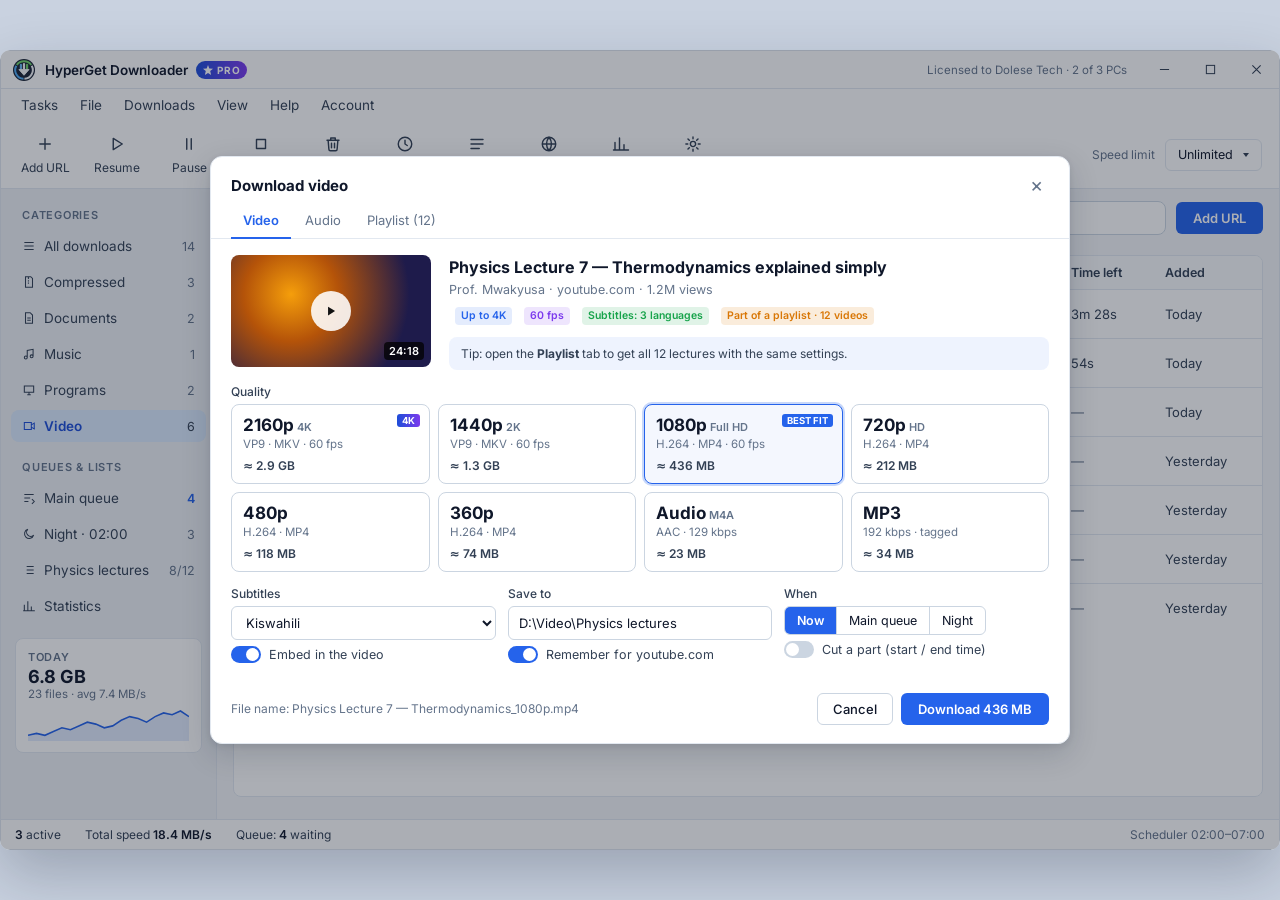
<file: docs/pro-mockups/src/3-video-quality.html>
<!doctype html><html lang="en" data-theme="light"><head><meta charset="utf-8"><title>HyperGet Pro mockup</title>
<link rel="stylesheet" href="../../../hypeget/ui/css/tokens.css"><link rel="stylesheet" href="../../../hypeget/ui/css/app.css"><link rel="stylesheet" href="pro.css"></head>
<body><div class="frame"><div class="app">
  <header class="titlebar">
    <img class="logo" src="../../../hypeget/ui/icons/logo-small.svg" width="22" height="22" alt="">
    <div class="title">HyperGet Downloader<span class="pro-pill"><svg viewBox="0 0 10 10"><path d="M5 0l1.3 3.4L10 3.8 7.2 6.1 8.1 10 5 7.9 1.9 10l.9-3.9L0 3.8l3.7-.4z" fill="currentColor"/></svg>PRO</span></div>
    <span class="lic">Licensed to Dolese Tech · 2 of 3 PCs</span>
    <div class="win-controls" style="display:flex">
      <button><svg viewBox="0 0 12 12"><path d="M1 6h10" stroke="currentColor" stroke-width="1.2"/></svg></button>
      <button><svg viewBox="0 0 12 12"><rect x="1.5" y="1.5" width="9" height="9" fill="none" stroke="currentColor" stroke-width="1.1"/></svg></button>
      <button class="close"><svg viewBox="0 0 12 12"><path d="M1.5 1.5l9 9M10.5 1.5l-9 9" stroke="currentColor" stroke-width="1.2"/></svg></button>
    </div>
  </header><nav class="menubar"><div class="menu"><button>Tasks</button></div><div class="menu"><button>File</button></div><div class="menu"><button>Downloads</button></div><div class="menu"><button>View</button></div><div class="menu"><button>Help</button></div><div class="menu"><button>Account</button></div></nav>
  <div class="toolbar">
    <button class="tool "><span class="ic"><svg viewBox="0 0 24 24"><path d="M12 5v14M5 12h14"/></svg></span>Add URL</button><button class="tool "><span class="ic"><svg viewBox="0 0 24 24"><path d="M7 4.5v15l12-7.5z"/></svg></span>Resume</button><button class="tool "><span class="ic"><svg viewBox="0 0 24 24"><path d="M9 5v14M15 5v14"/></svg></span>Pause</button>
    <button class="tool "><span class="ic"><svg viewBox="0 0 24 24"><path d="M6 6h12v12H6z"/></svg></span>Stop all</button><button class="tool "><span class="ic"><svg viewBox="0 0 24 24"><path d="M4 7h16M10 11v6M14 11v6M5.5 7l1 12a2 2 0 0 0 2 2h7a2 2 0 0 0 2-2l1-12M9 7V4h6v3"/></svg></span>Delete</button>
    <button class="tool "><span class="ic"><svg viewBox="0 0 24 24"><path d="M12 3a9 9 0 1 0 0 18 9 9 0 0 0 0-18zM12 7v5l3 2"/></svg></span>Scheduler</button><button class="tool "><span class="ic"><svg viewBox="0 0 24 24"><path d="M4 6h16M4 12h16M4 18h11"/></svg></span>Queue</button>
    <button class="tool "><span class="ic"><svg viewBox="0 0 24 24"><path d="M12 3a9 9 0 1 0 0 18 9 9 0 0 0 0-18zM3 12h18M12 3a14 14 0 0 1 0 18M12 3a14 14 0 0 0 0 18"/></svg></span>Grabber</button>
    <button class="tool "><span class="ic"><svg viewBox="0 0 24 24"><path d="M4 20V10M10 20V4M16 20v-7M22 20H2"/></svg></span>Statistics</button>
    <button class="tool "><span class="ic"><svg viewBox="0 0 24 24"><path d="M12 8.5a3.5 3.5 0 1 0 0 7 3.5 3.5 0 0 0 0-7zM12 2.5v2.5M12 19v2.5M2.5 12H5M19 12h2.5M5.3 5.3l1.8 1.8M16.9 16.9l1.8 1.8M5.3 18.7l1.8-1.8M16.9 7.1l1.8-1.8"/></svg></span>Options</button>
    <div class="spacer"></div>
    <div class="speed-limit menu"><span>Speed limit</span><button class="select-btn"><span>Unlimited</span><i class="caret"></i></button></div>
  </div>
<div class="body">
    <aside class="sidebar" id="sidebar">
      <h3>CATEGORIES</h3>
      <button class="nav-item"><span class="lbl"><svg class="ico" viewBox="0 0 24 24"><path d="M4 6h16M4 12h16M4 18h16"/></svg>All downloads</span><span class="count">14</span></button>
      <button class="nav-item"><span class="lbl"><svg class="ico" viewBox="0 0 24 24"><path d="M6 3h9l3 3v15H6zM11 3v4M11 9v2M11 13v2"/></svg>Compressed</span><span class="count">3</span></button><button class="nav-item"><span class="lbl"><svg class="ico" viewBox="0 0 24 24"><path d="M6 3h8l4 4v14H6zM9 12h6M9 16h6"/></svg>Documents</span><span class="count">2</span></button><button class="nav-item"><span class="lbl"><svg class="ico" viewBox="0 0 24 24"><path d="M9 18V6l10-2v12M9 18a2.5 2.5 0 1 1-5 0 2.5 2.5 0 0 1 5 0zM19 16a2.5 2.5 0 1 1-5 0 2.5 2.5 0 0 1 5 0"/></svg>Music</span><span class="count">1</span></button>
      <button class="nav-item"><span class="lbl"><svg class="ico" viewBox="0 0 24 24"><path d="M4 5h16v11H4zM9 20h6M12 16v4"/></svg>Programs</span><span class="count">2</span></button><button class="nav-item sel"><span class="lbl"><svg class="ico" viewBox="0 0 24 24"><path d="M4 6h12v12H4zM16 10l5-3v10l-5-3"/></svg>Video</span><span class="count">6</span></button>
      <h3 class="second">QUEUES &amp; LISTS</h3>
      <button class="nav-item"><span class="lbl"><svg class="ico" viewBox="0 0 24 24"><path d="M4 6h16M4 12h10M4 18h7M17 14l4 4-4 4"/></svg>Main queue</span><span class="count live">4</span></button>
      <button class="nav-item"><span class="lbl"><svg class="ico" viewBox="0 0 24 24"><path d="M20 14A8 8 0 1 1 10 4a7 7 0 0 0 10 10z"/></svg>Night · 02:00</span><span class="count">3</span></button>
      <button class="nav-item"><span class="lbl"><svg class="ico" viewBox="0 0 24 24"><path d="M8 6h12M8 12h12M8 18h12M4 6h.01M4 12h.01M4 18h.01"/></svg>Physics lectures</span><span class="count">8/12</span></button>
      <button class="nav-item"><span class="lbl"><svg class="ico" viewBox="0 0 24 24"><path d="M4 20V10M10 20V4M16 20v-7M22 20H2"/></svg>Statistics</span><span class="count"></span></button>
      <div class="side-card"><div class="k">TODAY</div><div class="v">6.8 GB</div>
        <div class="s">23 files · avg 7.4 MB/s</div>
        <svg viewBox="0 0 180 34" preserveAspectRatio="none"><polygon points="0,34 0.0,28.3 9.5,26.4 18.9,28.3 28.4,24.5 37.9,20.8 47.4,22.7 56.8,18.9 66.3,15.2 75.8,17.1 85.3,20.8 94.7,18.9 104.2,13.3 113.7,9.6 123.2,11.5 132.6,15.2 142.1,9.6 151.6,5.9 161.1,7.7 170.5,4.0 180.0,9.6 180,34" fill="var(--blue)" opacity=".13"/><polyline points="0.0,28.3 9.5,26.4 18.9,28.3 28.4,24.5 37.9,20.8 47.4,22.7 56.8,18.9 66.3,15.2 75.8,17.1 85.3,20.8 94.7,18.9 104.2,13.3 113.7,9.6 123.2,11.5 132.6,15.2 142.1,9.6 151.6,5.9 161.1,7.7 170.5,4.0 180.0,9.6" fill="none" stroke="var(--blue)" stroke-width="1.6"/></svg></div>
    </aside>
<main class="main"><form class="search"><input type="text"><button type="button" class="btn-primary">Add URL</button></form><div></div>
  <section class="card table-card"><div class="grid-row thead"><div>File name</div><div>Size</div><div>Progress</div><div>Speed</div><div class="col-eta">Time left</div><div class="col-added">Added</div></div><div class="tbody"><div class="grid-row row ">
      <div class="cell-name"><span class="badge">ISO</span><div class="name-wrap"><div class="fname">Ubuntu-24.04.2-desktop-amd64.iso<span class="chip">8×</span></div><div class="fhost">releases.ubuntu.com</div></div></div>
      <div class="cell c-size">5.9 GB</div>
      <div class="prog st-downloading"><div class="segmap-mini"><i class="d"></i><i class="d"></i><i class="d"></i><i class="d"></i><i class="d"></i><i class="d"></i><i class="d"></i><i class="d"></i><i class="d"></i><i class="d"></i><i class="d"></i><i class="d"></i><i class="d"></i><i class="d"></i><i class="d"></i><i class="d"></i><i class="d"></i><i class="d"></i><i class="d"></i><i class="d"></i><i class="d"></i><i class="d"></i><i class="d"></i><i class="d"></i><i class="a"></i><i class="a"></i><i class="a"></i><i class="a"></i><i></i><i></i><i></i><i></i><i></i><i></i><i></i><i></i><i></i><i></i><i></i><i></i></div><div class="label">61% · 8 connections</div></div>
      <div class="cell c-speed">11.2 MB/s</div><div class="cell col-eta">3m 28s</div><div class="cell col-added">Today</div></div><div class="grid-row row ">
      <div class="cell-name"><span class="thumb" style="background:linear-gradient(135deg,#0ea5e9,#1e3a8a)"></span><div class="name-wrap"><div class="fname">Physics Lecture 7 — Thermodynamics<span class="chip q">1080p</span><span class="chip g">SRT</span></div><div class="fhost">youtube.com · Physics lectures</div></div></div>
      <div class="cell c-size">412 MB</div>
      <div class="prog st-downloading"><div class="bar"><i style="width:34%"></i></div><div class="label">34% · Downloading</div></div>
      <div class="cell c-speed">5.1 MB/s</div><div class="cell col-eta">54s</div><div class="cell col-added">Today</div></div><div class="grid-row row ">
      <div class="cell-name"><span class="badge">MSI</span><div class="name-wrap"><div class="fname">Blender-4.3-windows-x64.msi<span class="chip g">Safe</span></div><div class="fhost">download.blender.org</div></div></div>
      <div class="cell c-size">389 MB</div>
      <div class="prog st-complete"><div class="bar"><i style="width:100%"></i></div><div class="label">Complete · SHA-256 verified ✓</div></div>
      <div class="cell c-speed muted">—</div><div class="cell col-eta muted">—</div><div class="cell col-added">Today</div></div><div class="grid-row row ">
      <div class="cell-name"><span class="badge">MP3</span><div class="name-wrap"><div class="fname">Afro Beats Mix 2026.mp3</div><div class="fhost">youtube.com</div></div></div>
      <div class="cell c-size">96 MB</div>
      <div class="prog st-complete"><div class="bar"><i style="width:100%"></i></div><div class="label">Complete</div></div>
      <div class="cell c-speed muted">—</div><div class="cell col-eta muted">—</div><div class="cell col-added">Yesterday</div></div><div class="grid-row row ">
      <div class="cell-name"><span class="badge">ZIP</span><div class="name-wrap"><div class="fname">Dataset_Q3_2026.zip<span class="chip o">Auto-fix</span></div><div class="fhost">files.example.org</div></div></div>
      <div class="cell c-size">2.4 GB</div>
      <div class="prog st-paused"><div class="bar"><i style="width:47%"></i></div><div class="label">Link expired · Refreshing from page…</div></div>
      <div class="cell c-speed muted">—</div><div class="cell col-eta muted">—</div><div class="cell col-added">Yesterday</div></div><div class="grid-row row ">
      <div class="cell-name"><span class="badge">PDF</span><div class="name-wrap"><div class="fname">Annual-Report-2025.pdf</div><div class="fhost">dolese.tech</div></div></div>
      <div class="cell c-size">8.2 MB</div>
      <div class="prog st-queued"><div class="bar"><i style="width:0%"></i></div><div class="label">Queued · Night queue</div></div>
      <div class="cell c-speed muted">—</div><div class="cell col-eta muted">—</div><div class="cell col-added">Yesterday</div></div><div class="grid-row row ">
      <div class="cell-name"><span class="thumb" style="background:linear-gradient(135deg,#ec4899,#4c1d95)"></span><div class="name-wrap"><div class="fname">Physics Lecture 8 — Entropy<span class="chip q">1080p</span></div><div class="fhost">youtube.com · Physics lectures</div></div></div>
      <div class="cell c-size">~ 440 MB</div>
      <div class="prog st-queued"><div class="bar"><i style="width:0%"></i></div><div class="label">Queued · Physics lectures</div></div>
      <div class="cell c-speed muted">—</div><div class="cell col-eta muted">—</div><div class="cell col-added">Yesterday</div></div></div></section></main></div><footer class="statusbar"><span><b>3</b> active</span><span>Total speed <b>18.4 MB/s</b></span><span>Queue: <b>4</b> waiting</span>
      <span class="right">Scheduler 02:00–07:00</span></footer>
<div class="overlay"><div class="dialog xl">
  <header><h2>Download video</h2><button class="x">×</button></header>
  <div class="tabsbar"><span class="on">Video</span><span>Audio</span><span>Playlist (12)</span></div>
  <div class="content" style="padding-top:16px">
    <div class="vid"><div class="poster"><div class="play"><i><svg width="14" height="14" viewBox="0 0 24 24"><path d="M7 4.5v15l12-7.5z" fill="#111"/></svg></i></div><span class="dur">24:18</span></div>
      <div><h3>Physics Lecture 7 — Thermodynamics explained simply</h3>
        <div class="meta">Prof. Mwakyusa · youtube.com · 1.2M views</div>
        <div class="tags"><span class="chip">Up to 4K</span><span class="chip q">60 fps</span><span class="chip g">Subtitles: 3 languages</span><span class="chip o">Part of a playlist · 12 videos</span></div>
        <div class="callout" style="margin-top:12px">Tip: open the <b>Playlist</b> tab to get all 12 lectures with the same settings.</div></div></div>
    <div class="field"><label>Quality</label><div class="qgrid">
      <div class="qcard"><span class="tag p">4K</span><div class="r">2160p<small>4K</small></div><div class="t">VP9 · MKV · 60 fps</div><div class="sz">≈ 2.9 GB</div></div>
      <div class="qcard"><div class="r">1440p<small>2K</small></div><div class="t">VP9 · MKV · 60 fps</div><div class="sz">≈ 1.3 GB</div></div>
      <div class="qcard sel"><span class="tag">BEST FIT</span><div class="r">1080p<small>Full HD</small></div><div class="t">H.264 · MP4 · 60 fps</div><div class="sz">≈ 436 MB</div></div>
      <div class="qcard"><div class="r">720p<small>HD</small></div><div class="t">H.264 · MP4</div><div class="sz">≈ 212 MB</div></div>
      <div class="qcard"><div class="r">480p<small></small></div><div class="t">H.264 · MP4</div><div class="sz">≈ 118 MB</div></div>
      <div class="qcard"><div class="r">360p<small></small></div><div class="t">H.264 · MP4</div><div class="sz">≈ 74 MB</div></div>
      <div class="qcard"><div class="r">Audio<small>M4A</small></div><div class="t">AAC · 129 kbps</div><div class="sz">≈ 23 MB</div></div>
      <div class="qcard"><div class="r">MP3<small></small></div><div class="t">192 kbps · tagged</div><div class="sz">≈ 34 MB</div></div>
    </div></div>
    <div class="opts3">
      <div class="field"><label>Subtitles</label><select><option>Kiswahili</option></select>
        <div class="toggle"><span class="sw on"></span>Embed in the video</div></div>
      <div class="field"><label>Save to</label><input type="text" value="D:\Video\Physics lectures">
        <div class="toggle"><span class="sw on"></span>Remember for youtube.com</div></div>
      <div class="field"><label>When</label><div class="seg"><span class="on">Now</span><span>Main queue</span><span>Night</span></div>
        <div class="toggle"><span class="sw"></span>Cut a part (start / end time)</div></div>
    </div>
  </div>
  <footer><span class="left">File name: Physics Lecture 7 — Thermodynamics_1080p.mp4</span><button class="btn">Cancel</button><button class="btn-primary">Download 436 MB</button></footer>
</div></div></div></div></body></html>
</file>
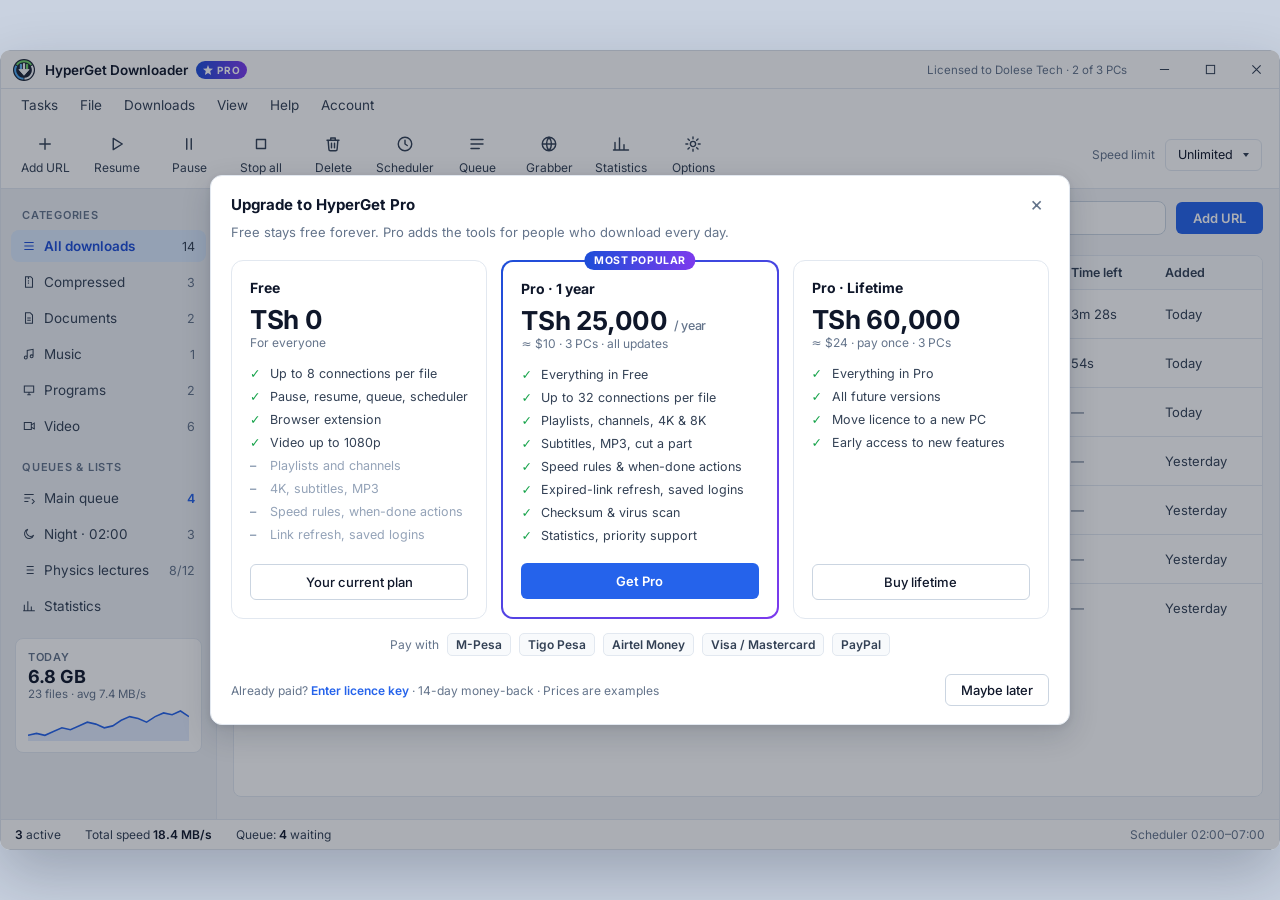
<file: docs/pro-mockups/src/4-upgrade-plans.html>
<!doctype html><html lang="en" data-theme="light"><head><meta charset="utf-8"><title>HyperGet Pro mockup</title>
<link rel="stylesheet" href="../../../hypeget/ui/css/tokens.css"><link rel="stylesheet" href="../../../hypeget/ui/css/app.css"><link rel="stylesheet" href="pro.css"></head>
<body><div class="frame"><div class="app">
  <header class="titlebar">
    <img class="logo" src="../../../hypeget/ui/icons/logo-small.svg" width="22" height="22" alt="">
    <div class="title">HyperGet Downloader<span class="pro-pill"><svg viewBox="0 0 10 10"><path d="M5 0l1.3 3.4L10 3.8 7.2 6.1 8.1 10 5 7.9 1.9 10l.9-3.9L0 3.8l3.7-.4z" fill="currentColor"/></svg>PRO</span></div>
    <span class="lic">Licensed to Dolese Tech · 2 of 3 PCs</span>
    <div class="win-controls" style="display:flex">
      <button><svg viewBox="0 0 12 12"><path d="M1 6h10" stroke="currentColor" stroke-width="1.2"/></svg></button>
      <button><svg viewBox="0 0 12 12"><rect x="1.5" y="1.5" width="9" height="9" fill="none" stroke="currentColor" stroke-width="1.1"/></svg></button>
      <button class="close"><svg viewBox="0 0 12 12"><path d="M1.5 1.5l9 9M10.5 1.5l-9 9" stroke="currentColor" stroke-width="1.2"/></svg></button>
    </div>
  </header><nav class="menubar"><div class="menu"><button>Tasks</button></div><div class="menu"><button>File</button></div><div class="menu"><button>Downloads</button></div><div class="menu"><button>View</button></div><div class="menu"><button>Help</button></div><div class="menu"><button>Account</button></div></nav>
  <div class="toolbar">
    <button class="tool "><span class="ic"><svg viewBox="0 0 24 24"><path d="M12 5v14M5 12h14"/></svg></span>Add URL</button><button class="tool "><span class="ic"><svg viewBox="0 0 24 24"><path d="M7 4.5v15l12-7.5z"/></svg></span>Resume</button><button class="tool "><span class="ic"><svg viewBox="0 0 24 24"><path d="M9 5v14M15 5v14"/></svg></span>Pause</button>
    <button class="tool "><span class="ic"><svg viewBox="0 0 24 24"><path d="M6 6h12v12H6z"/></svg></span>Stop all</button><button class="tool "><span class="ic"><svg viewBox="0 0 24 24"><path d="M4 7h16M10 11v6M14 11v6M5.5 7l1 12a2 2 0 0 0 2 2h7a2 2 0 0 0 2-2l1-12M9 7V4h6v3"/></svg></span>Delete</button>
    <button class="tool "><span class="ic"><svg viewBox="0 0 24 24"><path d="M12 3a9 9 0 1 0 0 18 9 9 0 0 0 0-18zM12 7v5l3 2"/></svg></span>Scheduler</button><button class="tool "><span class="ic"><svg viewBox="0 0 24 24"><path d="M4 6h16M4 12h16M4 18h11"/></svg></span>Queue</button>
    <button class="tool "><span class="ic"><svg viewBox="0 0 24 24"><path d="M12 3a9 9 0 1 0 0 18 9 9 0 0 0 0-18zM3 12h18M12 3a14 14 0 0 1 0 18M12 3a14 14 0 0 0 0 18"/></svg></span>Grabber</button>
    <button class="tool "><span class="ic"><svg viewBox="0 0 24 24"><path d="M4 20V10M10 20V4M16 20v-7M22 20H2"/></svg></span>Statistics</button>
    <button class="tool "><span class="ic"><svg viewBox="0 0 24 24"><path d="M12 8.5a3.5 3.5 0 1 0 0 7 3.5 3.5 0 0 0 0-7zM12 2.5v2.5M12 19v2.5M2.5 12H5M19 12h2.5M5.3 5.3l1.8 1.8M16.9 16.9l1.8 1.8M5.3 18.7l1.8-1.8M16.9 7.1l1.8-1.8"/></svg></span>Options</button>
    <div class="spacer"></div>
    <div class="speed-limit menu"><span>Speed limit</span><button class="select-btn"><span>Unlimited</span><i class="caret"></i></button></div>
  </div>
<div class="body">
    <aside class="sidebar" id="sidebar">
      <h3>CATEGORIES</h3>
      <button class="nav-item sel"><span class="lbl"><svg class="ico" viewBox="0 0 24 24"><path d="M4 6h16M4 12h16M4 18h16"/></svg>All downloads</span><span class="count">14</span></button>
      <button class="nav-item"><span class="lbl"><svg class="ico" viewBox="0 0 24 24"><path d="M6 3h9l3 3v15H6zM11 3v4M11 9v2M11 13v2"/></svg>Compressed</span><span class="count">3</span></button><button class="nav-item"><span class="lbl"><svg class="ico" viewBox="0 0 24 24"><path d="M6 3h8l4 4v14H6zM9 12h6M9 16h6"/></svg>Documents</span><span class="count">2</span></button><button class="nav-item"><span class="lbl"><svg class="ico" viewBox="0 0 24 24"><path d="M9 18V6l10-2v12M9 18a2.5 2.5 0 1 1-5 0 2.5 2.5 0 0 1 5 0zM19 16a2.5 2.5 0 1 1-5 0 2.5 2.5 0 0 1 5 0"/></svg>Music</span><span class="count">1</span></button>
      <button class="nav-item"><span class="lbl"><svg class="ico" viewBox="0 0 24 24"><path d="M4 5h16v11H4zM9 20h6M12 16v4"/></svg>Programs</span><span class="count">2</span></button><button class="nav-item"><span class="lbl"><svg class="ico" viewBox="0 0 24 24"><path d="M4 6h12v12H4zM16 10l5-3v10l-5-3"/></svg>Video</span><span class="count">6</span></button>
      <h3 class="second">QUEUES &amp; LISTS</h3>
      <button class="nav-item"><span class="lbl"><svg class="ico" viewBox="0 0 24 24"><path d="M4 6h16M4 12h10M4 18h7M17 14l4 4-4 4"/></svg>Main queue</span><span class="count live">4</span></button>
      <button class="nav-item"><span class="lbl"><svg class="ico" viewBox="0 0 24 24"><path d="M20 14A8 8 0 1 1 10 4a7 7 0 0 0 10 10z"/></svg>Night · 02:00</span><span class="count">3</span></button>
      <button class="nav-item"><span class="lbl"><svg class="ico" viewBox="0 0 24 24"><path d="M8 6h12M8 12h12M8 18h12M4 6h.01M4 12h.01M4 18h.01"/></svg>Physics lectures</span><span class="count">8/12</span></button>
      <button class="nav-item"><span class="lbl"><svg class="ico" viewBox="0 0 24 24"><path d="M4 20V10M10 20V4M16 20v-7M22 20H2"/></svg>Statistics</span><span class="count"></span></button>
      <div class="side-card"><div class="k">TODAY</div><div class="v">6.8 GB</div>
        <div class="s">23 files · avg 7.4 MB/s</div>
        <svg viewBox="0 0 180 34" preserveAspectRatio="none"><polygon points="0,34 0.0,28.3 9.5,26.4 18.9,28.3 28.4,24.5 37.9,20.8 47.4,22.7 56.8,18.9 66.3,15.2 75.8,17.1 85.3,20.8 94.7,18.9 104.2,13.3 113.7,9.6 123.2,11.5 132.6,15.2 142.1,9.6 151.6,5.9 161.1,7.7 170.5,4.0 180.0,9.6 180,34" fill="var(--blue)" opacity=".13"/><polyline points="0.0,28.3 9.5,26.4 18.9,28.3 28.4,24.5 37.9,20.8 47.4,22.7 56.8,18.9 66.3,15.2 75.8,17.1 85.3,20.8 94.7,18.9 104.2,13.3 113.7,9.6 123.2,11.5 132.6,15.2 142.1,9.6 151.6,5.9 161.1,7.7 170.5,4.0 180.0,9.6" fill="none" stroke="var(--blue)" stroke-width="1.6"/></svg></div>
    </aside>
<main class="main"><form class="search"><input type="text"><button type="button" class="btn-primary">Add URL</button></form><div></div>
  <section class="card table-card"><div class="grid-row thead"><div>File name</div><div>Size</div><div>Progress</div><div>Speed</div><div class="col-eta">Time left</div><div class="col-added">Added</div></div><div class="tbody"><div class="grid-row row ">
      <div class="cell-name"><span class="badge">ISO</span><div class="name-wrap"><div class="fname">Ubuntu-24.04.2-desktop-amd64.iso<span class="chip">8×</span></div><div class="fhost">releases.ubuntu.com</div></div></div>
      <div class="cell c-size">5.9 GB</div>
      <div class="prog st-downloading"><div class="segmap-mini"><i class="d"></i><i class="d"></i><i class="d"></i><i class="d"></i><i class="d"></i><i class="d"></i><i class="d"></i><i class="d"></i><i class="d"></i><i class="d"></i><i class="d"></i><i class="d"></i><i class="d"></i><i class="d"></i><i class="d"></i><i class="d"></i><i class="d"></i><i class="d"></i><i class="d"></i><i class="d"></i><i class="d"></i><i class="d"></i><i class="d"></i><i class="d"></i><i class="a"></i><i class="a"></i><i class="a"></i><i class="a"></i><i></i><i></i><i></i><i></i><i></i><i></i><i></i><i></i><i></i><i></i><i></i><i></i></div><div class="label">61% · 8 connections</div></div>
      <div class="cell c-speed">11.2 MB/s</div><div class="cell col-eta">3m 28s</div><div class="cell col-added">Today</div></div><div class="grid-row row ">
      <div class="cell-name"><span class="thumb" style="background:linear-gradient(135deg,#0ea5e9,#1e3a8a)"></span><div class="name-wrap"><div class="fname">Physics Lecture 7 — Thermodynamics<span class="chip q">1080p</span><span class="chip g">SRT</span></div><div class="fhost">youtube.com · Physics lectures</div></div></div>
      <div class="cell c-size">412 MB</div>
      <div class="prog st-downloading"><div class="bar"><i style="width:34%"></i></div><div class="label">34% · Downloading</div></div>
      <div class="cell c-speed">5.1 MB/s</div><div class="cell col-eta">54s</div><div class="cell col-added">Today</div></div><div class="grid-row row ">
      <div class="cell-name"><span class="badge">MSI</span><div class="name-wrap"><div class="fname">Blender-4.3-windows-x64.msi<span class="chip g">Safe</span></div><div class="fhost">download.blender.org</div></div></div>
      <div class="cell c-size">389 MB</div>
      <div class="prog st-complete"><div class="bar"><i style="width:100%"></i></div><div class="label">Complete · SHA-256 verified ✓</div></div>
      <div class="cell c-speed muted">—</div><div class="cell col-eta muted">—</div><div class="cell col-added">Today</div></div><div class="grid-row row ">
      <div class="cell-name"><span class="badge">MP3</span><div class="name-wrap"><div class="fname">Afro Beats Mix 2026.mp3</div><div class="fhost">youtube.com</div></div></div>
      <div class="cell c-size">96 MB</div>
      <div class="prog st-complete"><div class="bar"><i style="width:100%"></i></div><div class="label">Complete</div></div>
      <div class="cell c-speed muted">—</div><div class="cell col-eta muted">—</div><div class="cell col-added">Yesterday</div></div><div class="grid-row row ">
      <div class="cell-name"><span class="badge">ZIP</span><div class="name-wrap"><div class="fname">Dataset_Q3_2026.zip<span class="chip o">Auto-fix</span></div><div class="fhost">files.example.org</div></div></div>
      <div class="cell c-size">2.4 GB</div>
      <div class="prog st-paused"><div class="bar"><i style="width:47%"></i></div><div class="label">Link expired · Refreshing from page…</div></div>
      <div class="cell c-speed muted">—</div><div class="cell col-eta muted">—</div><div class="cell col-added">Yesterday</div></div><div class="grid-row row ">
      <div class="cell-name"><span class="badge">PDF</span><div class="name-wrap"><div class="fname">Annual-Report-2025.pdf</div><div class="fhost">dolese.tech</div></div></div>
      <div class="cell c-size">8.2 MB</div>
      <div class="prog st-queued"><div class="bar"><i style="width:0%"></i></div><div class="label">Queued · Night queue</div></div>
      <div class="cell c-speed muted">—</div><div class="cell col-eta muted">—</div><div class="cell col-added">Yesterday</div></div><div class="grid-row row ">
      <div class="cell-name"><span class="thumb" style="background:linear-gradient(135deg,#ec4899,#4c1d95)"></span><div class="name-wrap"><div class="fname">Physics Lecture 8 — Entropy<span class="chip q">1080p</span></div><div class="fhost">youtube.com · Physics lectures</div></div></div>
      <div class="cell c-size">~ 440 MB</div>
      <div class="prog st-queued"><div class="bar"><i style="width:0%"></i></div><div class="label">Queued · Physics lectures</div></div>
      <div class="cell c-speed muted">—</div><div class="cell col-eta muted">—</div><div class="cell col-added">Yesterday</div></div></div></section></main></div><footer class="statusbar"><span><b>3</b> active</span><span>Total speed <b>18.4 MB/s</b></span><span>Queue: <b>4</b> waiting</span>
      <span class="right">Scheduler 02:00–07:00</span></footer>
<div class="overlay"><div class="dialog xl">
  <header><h2>Upgrade to HyperGet Pro</h2><button class="x">×</button></header>
  <div class="content" style="padding-top:2px">
    <p style="margin:0 0 20px;color:var(--text-3);font-size:13px">Free stays free forever. Pro adds the tools for people who download every day.</p>
    <div class="plans">
      <div class="plan"><h4>Free</h4><div class="price">TSh 0</div><div class="alt">For everyone</div>
        <ul><li>Up to 8 connections per file</li><li>Pause, resume, queue, scheduler</li><li>Browser extension</li><li>Video up to 1080p</li>
          <li class="no">Playlists and channels</li><li class="no">4K, subtitles, MP3</li><li class="no">Speed rules, when-done actions</li><li class="no">Link refresh, saved logins</li></ul>
        <button class="btn">Your current plan</button></div>
      <div class="plan best"><span class="ribbon">MOST POPULAR</span><h4>Pro · 1 year</h4><div class="price">TSh 25,000 <small>/ year</small></div><div class="alt">≈ $10 · 3 PCs · all updates</div>
        <ul><li>Everything in Free</li><li>Up to 32 connections per file</li><li>Playlists, channels, 4K &amp; 8K</li><li>Subtitles, MP3, cut a part</li>
          <li>Speed rules &amp; when-done actions</li><li>Expired-link refresh, saved logins</li><li>Checksum &amp; virus scan</li><li>Statistics, priority support</li></ul>
        <button class="btn-primary">Get Pro</button></div>
      <div class="plan"><h4>Pro · Lifetime</h4><div class="price">TSh 60,000</div><div class="alt">≈ $24 · pay once · 3 PCs</div>
        <ul><li>Everything in Pro</li><li>All future versions</li><li>Move licence to a new PC</li><li>Early access to new features</li></ul>
        <button class="btn">Buy lifetime</button></div>
    </div>
    <div class="pay">Pay with <span class="m">M-Pesa</span><span class="m">Tigo Pesa</span><span class="m">Airtel Money</span><span class="m">Visa / Mastercard</span><span class="m">PayPal</span></div>
  </div>
  <footer><span class="left">Already paid? <a style="color:var(--blue);font-weight:600">Enter licence key</a> · 14-day money-back · Prices are examples</span><button class="btn">Maybe later</button></footer>
</div></div></div></div></body></html>
</file>
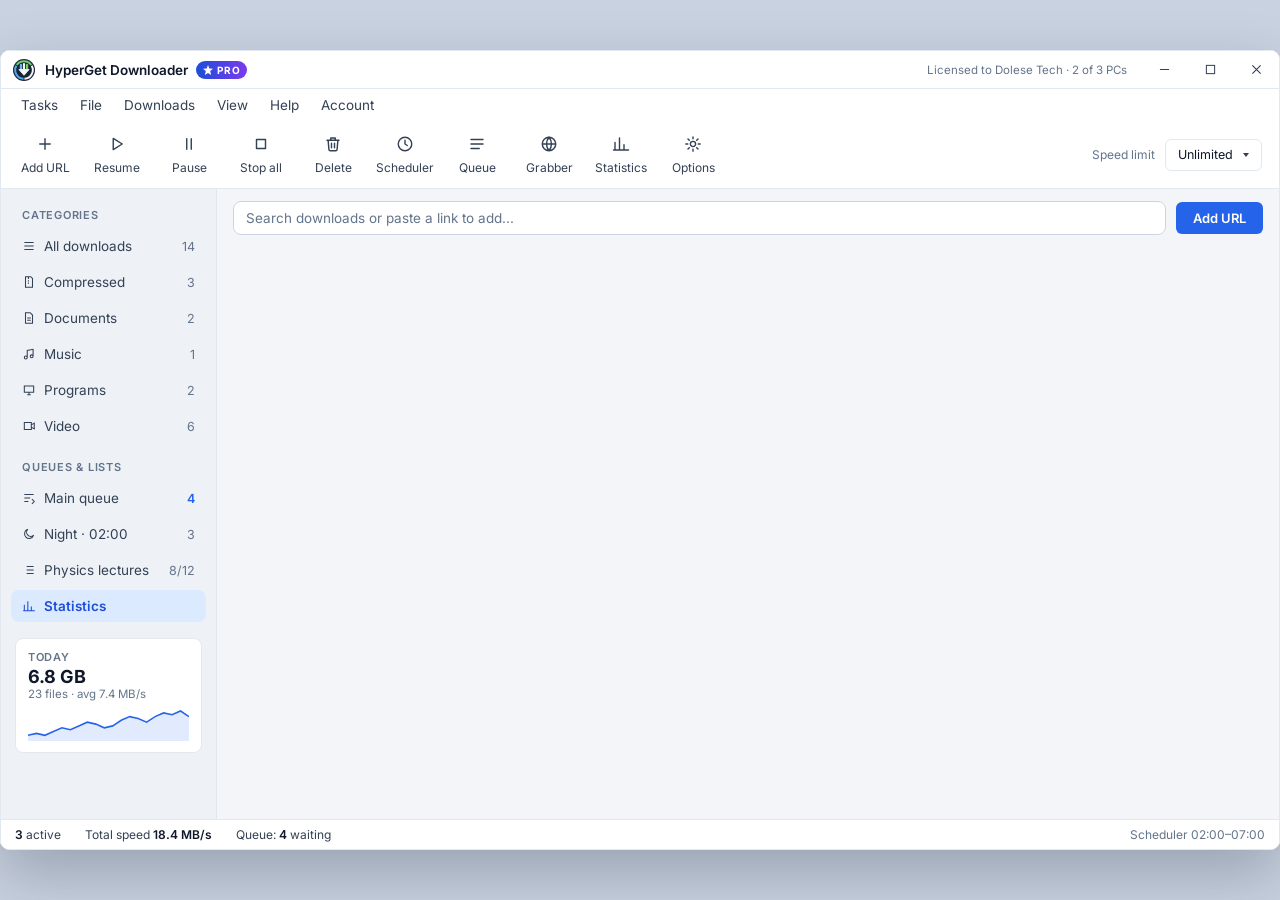
<file: docs/pro-mockups/src/5-statistics.html>
<!doctype html><html lang="en" data-theme="light"><head><meta charset="utf-8"><title>HyperGet Pro mockup</title>
<link rel="stylesheet" href="../../../hypeget/ui/css/tokens.css"><link rel="stylesheet" href="../../../hypeget/ui/css/app.css"><link rel="stylesheet" href="pro.css"></head>
<body><div class="frame"><div class="app">
  <header class="titlebar">
    <img class="logo" src="../../../hypeget/ui/icons/logo-small.svg" width="22" height="22" alt="">
    <div class="title">HyperGet Downloader<span class="pro-pill"><svg viewBox="0 0 10 10"><path d="M5 0l1.3 3.4L10 3.8 7.2 6.1 8.1 10 5 7.9 1.9 10l.9-3.9L0 3.8l3.7-.4z" fill="currentColor"/></svg>PRO</span></div>
    <span class="lic">Licensed to Dolese Tech · 2 of 3 PCs</span>
    <div class="win-controls" style="display:flex">
      <button><svg viewBox="0 0 12 12"><path d="M1 6h10" stroke="currentColor" stroke-width="1.2"/></svg></button>
      <button><svg viewBox="0 0 12 12"><rect x="1.5" y="1.5" width="9" height="9" fill="none" stroke="currentColor" stroke-width="1.1"/></svg></button>
      <button class="close"><svg viewBox="0 0 12 12"><path d="M1.5 1.5l9 9M10.5 1.5l-9 9" stroke="currentColor" stroke-width="1.2"/></svg></button>
    </div>
  </header><nav class="menubar"><div class="menu"><button>Tasks</button></div><div class="menu"><button>File</button></div><div class="menu"><button>Downloads</button></div><div class="menu"><button>View</button></div><div class="menu"><button>Help</button></div><div class="menu"><button>Account</button></div></nav>
  <div class="toolbar">
    <button class="tool "><span class="ic"><svg viewBox="0 0 24 24"><path d="M12 5v14M5 12h14"/></svg></span>Add URL</button><button class="tool "><span class="ic"><svg viewBox="0 0 24 24"><path d="M7 4.5v15l12-7.5z"/></svg></span>Resume</button><button class="tool "><span class="ic"><svg viewBox="0 0 24 24"><path d="M9 5v14M15 5v14"/></svg></span>Pause</button>
    <button class="tool "><span class="ic"><svg viewBox="0 0 24 24"><path d="M6 6h12v12H6z"/></svg></span>Stop all</button><button class="tool "><span class="ic"><svg viewBox="0 0 24 24"><path d="M4 7h16M10 11v6M14 11v6M5.5 7l1 12a2 2 0 0 0 2 2h7a2 2 0 0 0 2-2l1-12M9 7V4h6v3"/></svg></span>Delete</button>
    <button class="tool "><span class="ic"><svg viewBox="0 0 24 24"><path d="M12 3a9 9 0 1 0 0 18 9 9 0 0 0 0-18zM12 7v5l3 2"/></svg></span>Scheduler</button><button class="tool "><span class="ic"><svg viewBox="0 0 24 24"><path d="M4 6h16M4 12h16M4 18h11"/></svg></span>Queue</button>
    <button class="tool "><span class="ic"><svg viewBox="0 0 24 24"><path d="M12 3a9 9 0 1 0 0 18 9 9 0 0 0 0-18zM3 12h18M12 3a14 14 0 0 1 0 18M12 3a14 14 0 0 0 0 18"/></svg></span>Grabber</button>
    <button class="tool "><span class="ic"><svg viewBox="0 0 24 24"><path d="M4 20V10M10 20V4M16 20v-7M22 20H2"/></svg></span>Statistics</button>
    <button class="tool "><span class="ic"><svg viewBox="0 0 24 24"><path d="M12 8.5a3.5 3.5 0 1 0 0 7 3.5 3.5 0 0 0 0-7zM12 2.5v2.5M12 19v2.5M2.5 12H5M19 12h2.5M5.3 5.3l1.8 1.8M16.9 16.9l1.8 1.8M5.3 18.7l1.8-1.8M16.9 7.1l1.8-1.8"/></svg></span>Options</button>
    <div class="spacer"></div>
    <div class="speed-limit menu"><span>Speed limit</span><button class="select-btn"><span>Unlimited</span><i class="caret"></i></button></div>
  </div>
<div class="body">
    <aside class="sidebar" id="sidebar">
      <h3>CATEGORIES</h3>
      <button class="nav-item"><span class="lbl"><svg class="ico" viewBox="0 0 24 24"><path d="M4 6h16M4 12h16M4 18h16"/></svg>All downloads</span><span class="count">14</span></button>
      <button class="nav-item"><span class="lbl"><svg class="ico" viewBox="0 0 24 24"><path d="M6 3h9l3 3v15H6zM11 3v4M11 9v2M11 13v2"/></svg>Compressed</span><span class="count">3</span></button><button class="nav-item"><span class="lbl"><svg class="ico" viewBox="0 0 24 24"><path d="M6 3h8l4 4v14H6zM9 12h6M9 16h6"/></svg>Documents</span><span class="count">2</span></button><button class="nav-item"><span class="lbl"><svg class="ico" viewBox="0 0 24 24"><path d="M9 18V6l10-2v12M9 18a2.5 2.5 0 1 1-5 0 2.5 2.5 0 0 1 5 0zM19 16a2.5 2.5 0 1 1-5 0 2.5 2.5 0 0 1 5 0"/></svg>Music</span><span class="count">1</span></button>
      <button class="nav-item"><span class="lbl"><svg class="ico" viewBox="0 0 24 24"><path d="M4 5h16v11H4zM9 20h6M12 16v4"/></svg>Programs</span><span class="count">2</span></button><button class="nav-item"><span class="lbl"><svg class="ico" viewBox="0 0 24 24"><path d="M4 6h12v12H4zM16 10l5-3v10l-5-3"/></svg>Video</span><span class="count">6</span></button>
      <h3 class="second">QUEUES &amp; LISTS</h3>
      <button class="nav-item"><span class="lbl"><svg class="ico" viewBox="0 0 24 24"><path d="M4 6h16M4 12h10M4 18h7M17 14l4 4-4 4"/></svg>Main queue</span><span class="count live">4</span></button>
      <button class="nav-item"><span class="lbl"><svg class="ico" viewBox="0 0 24 24"><path d="M20 14A8 8 0 1 1 10 4a7 7 0 0 0 10 10z"/></svg>Night · 02:00</span><span class="count">3</span></button>
      <button class="nav-item"><span class="lbl"><svg class="ico" viewBox="0 0 24 24"><path d="M8 6h12M8 12h12M8 18h12M4 6h.01M4 12h.01M4 18h.01"/></svg>Physics lectures</span><span class="count">8/12</span></button>
      <button class="nav-item sel"><span class="lbl"><svg class="ico" viewBox="0 0 24 24"><path d="M4 20V10M10 20V4M16 20v-7M22 20H2"/></svg>Statistics</span><span class="count"></span></button>
      <div class="side-card"><div class="k">TODAY</div><div class="v">6.8 GB</div>
        <div class="s">23 files · avg 7.4 MB/s</div>
        <svg viewBox="0 0 180 34" preserveAspectRatio="none"><polygon points="0,34 0.0,28.3 9.5,26.4 18.9,28.3 28.4,24.5 37.9,20.8 47.4,22.7 56.8,18.9 66.3,15.2 75.8,17.1 85.3,20.8 94.7,18.9 104.2,13.3 113.7,9.6 123.2,11.5 132.6,15.2 142.1,9.6 151.6,5.9 161.1,7.7 170.5,4.0 180.0,9.6 180,34" fill="var(--blue)" opacity=".13"/><polyline points="0.0,28.3 9.5,26.4 18.9,28.3 28.4,24.5 37.9,20.8 47.4,22.7 56.8,18.9 66.3,15.2 75.8,17.1 85.3,20.8 94.7,18.9 104.2,13.3 113.7,9.6 123.2,11.5 132.6,15.2 142.1,9.6 151.6,5.9 161.1,7.7 170.5,4.0 180.0,9.6" fill="none" stroke="var(--blue)" stroke-width="1.6"/></svg></div>
    </aside>
<main class="main">
  <form class="search"><input type="text" placeholder="Search downloads or paste a link to add..."><button type="button" class="btn-primary">Add URL</button></form>
  <div class="stats">
    <div class="kpis">
      <div class="card kpi"><div class="k">Downloaded this week</div><div class="v">42.9 GB</div><div class="d">▲ 18% vs last week</div></div>
      <div class="card kpi"><div class="k">Files</div><div class="v">137</div><div class="d n">4 failed · all retried OK</div></div>
      <div class="card kpi"><div class="k">Average speed</div><div class="v">8.6 MB/s</div><div class="d">5.4× faster than one connection</div></div>
      <div class="card kpi"><div class="k">Time saved</div><div class="v">3 h 12 min</div><div class="d">thanks to 8 connections</div></div>
    </div>
    <div class="two">
      <div class="card panel"><h4>Downloaded per day <div class="tabs"><span class="on">Week</span><span>Month</span><span>Year</span></div></h4><svg viewBox="0 0 560 200" style="width:100%;height:200px"><defs><linearGradient id="pg" x1="0" x2="0" y1="0" y2="1"><stop offset="0" stop-color="#7c3aed"/><stop offset="1" stop-color="#1d4ed8"/></linearGradient></defs><line x1="20" x2="560" y1="40" y2="40" stroke="var(--border)" stroke-dasharray="3 3"/><line x1="20" x2="560" y1="86" y2="86" stroke="var(--border)" stroke-dasharray="3 3"/><line x1="20" x2="560" y1="132" y2="132" stroke="var(--border)" stroke-dasharray="3 3"/><rect x="30" y="137" width="46" height="41" rx="5" fill="var(--blue)" opacity="0.82"/><text x="53" y="194" text-anchor="middle" font-size="11" fill="var(--text-3)">Mon</text><text x="53" y="131" text-anchor="middle" font-size="10.5" font-weight="600" fill="var(--text-2)">3.1 GB</text><rect x="104" y="106" width="46" height="72" rx="5" fill="var(--blue)" opacity="0.82"/><text x="127" y="194" text-anchor="middle" font-size="11" fill="var(--text-3)">Tue</text><text x="127" y="100" text-anchor="middle" font-size="10.5" font-weight="600" fill="var(--text-2)">5.4 GB</text><rect x="179" y="149" width="46" height="29" rx="5" fill="var(--blue)" opacity="0.82"/><text x="202" y="194" text-anchor="middle" font-size="11" fill="var(--text-3)">Wed</text><text x="202" y="143" text-anchor="middle" font-size="10.5" font-weight="600" fill="var(--text-2)">2.2 GB</text><rect x="253" y="73" width="46" height="105" rx="5" fill="var(--blue)" opacity="0.82"/><text x="276" y="194" text-anchor="middle" font-size="11" fill="var(--text-3)">Thu</text><text x="276" y="67" text-anchor="middle" font-size="10.5" font-weight="600" fill="var(--text-2)">7.9 GB</text><rect x="327" y="97" width="46" height="81" rx="5" fill="var(--blue)" opacity="0.82"/><text x="350" y="194" text-anchor="middle" font-size="11" fill="var(--text-3)">Fri</text><text x="350" y="91" text-anchor="middle" font-size="10.5" font-weight="600" fill="var(--text-2)">6.1 GB</text><rect x="401" y="26" width="46" height="152" rx="5" fill="var(--blue)" opacity="0.82"/><text x="424" y="194" text-anchor="middle" font-size="11" fill="var(--text-3)">Sat</text><text x="424" y="20" text-anchor="middle" font-size="10.5" font-weight="600" fill="var(--text-2)">11.4 GB</text><rect x="476" y="87" width="46" height="91" rx="5" fill="url(#pg)" opacity="1"/><text x="499" y="194" text-anchor="middle" font-size="11" fill="var(--text-3)">Sun</text><text x="499" y="81" text-anchor="middle" font-size="10.5" font-weight="600" fill="var(--text-2)">6.8 GB</text></svg></div>
      <div class="card panel"><h4>By type <span>this week</span></h4><div style="display:flex;gap:18px;align-items:center"><svg width="140" height="140" viewBox="0 0 140 140"><path d="M70.0,18.0 A52,52 0 1 1 44.9,115.6" stroke="var(--purple)" stroke-width="20" fill="none"/><path d="M44.9,115.6 A52,52 0 0 1 19.6,57.1" stroke="var(--blue)" stroke-width="20" fill="none"/><path d="M19.6,57.1 A52,52 0 0 1 44.9,24.4" stroke="var(--orange)" stroke-width="20" fill="none"/><path d="M44.9,24.4 A52,52 0 0 1 60.3,18.9" stroke="var(--green)" stroke-width="20" fill="none"/><path d="M60.3,18.9 A52,52 0 0 1 70.0,18.0" stroke="var(--slate)" stroke-width="20" fill="none"/><text x="70" y="68" text-anchor="middle" font-size="18" font-weight="700" fill="var(--text)">42.9</text><text x="70" y="85" text-anchor="middle" font-size="11" fill="var(--text-3)">GB this week</text></svg><div style="font-size:12.5px;display:grid;gap:6px"><span><i style="display:inline-block;width:9px;height:9px;border-radius:2px;background:var(--purple);margin-right:7px"></i>Video <b style="margin-left:4px">58%</b></span><span><i style="display:inline-block;width:9px;height:9px;border-radius:2px;background:var(--blue);margin-right:7px"></i>Programs <b style="margin-left:4px">21%</b></span><span><i style="display:inline-block;width:9px;height:9px;border-radius:2px;background:var(--orange);margin-right:7px"></i>Compressed <b style="margin-left:4px">13%</b></span><span><i style="display:inline-block;width:9px;height:9px;border-radius:2px;background:var(--green);margin-right:7px"></i>Music <b style="margin-left:4px">5%</b></span><span><i style="display:inline-block;width:9px;height:9px;border-radius:2px;background:var(--slate);margin-right:7px"></i>Documents <b style="margin-left:4px">3%</b></span></div></div></div>
    </div>
    <div class="two" style="grid-template-columns:1.6fr 1fr">
      <div class="card panel"><h4>Top sites <span>this week</span></h4><div class="hbar"><span>youtube.com</span><div class="bar"><i style="width:82%;background:var(--red)"></i></div><span class="n">18.2 GB</span></div><div class="hbar"><span>releases.ubuntu.com</span><div class="bar"><i style="width:41%;background:var(--orange)"></i></div><span class="n">9.1 GB</span></div><div class="hbar"><span>drive.google.com</span><div class="bar"><i style="width:27%;background:var(--green)"></i></div><span class="n">6.0 GB</span></div><div class="hbar"><span>download.blender.org</span><div class="bar"><i style="width:12%;background:var(--blue)"></i></div><span class="n">2.6 GB</span></div><div class="hbar"><span>dolese.tech</span><div class="bar"><i style="width:6%;background:var(--purple)"></i></div><span class="n">1.3 GB</span></div></div>
      <div class="card panel"><h4>Busiest hours <span>speed you get</span></h4>
        <div style="display:grid;grid-template-columns:repeat(12,1fr);gap:3px"><i style="height:22px;border-radius:3px;background:color-mix(in srgb,var(--blue) 90%,var(--track))"></i><i style="height:22px;border-radius:3px;background:color-mix(in srgb,var(--blue) 95%,var(--track))"></i><i style="height:22px;border-radius:3px;background:color-mix(in srgb,var(--blue) 100%,var(--track))"></i><i style="height:22px;border-radius:3px;background:color-mix(in srgb,var(--blue) 92%,var(--track))"></i><i style="height:22px;border-radius:3px;background:color-mix(in srgb,var(--blue) 70%,var(--track))"></i><i style="height:22px;border-radius:3px;background:color-mix(in srgb,var(--blue) 45%,var(--track))"></i><i style="height:22px;border-radius:3px;background:color-mix(in srgb,var(--blue) 30%,var(--track))"></i><i style="height:22px;border-radius:3px;background:color-mix(in srgb,var(--blue) 25%,var(--track))"></i><i style="height:22px;border-radius:3px;background:color-mix(in srgb,var(--blue) 35%,var(--track))"></i><i style="height:22px;border-radius:3px;background:color-mix(in srgb,var(--blue) 40%,var(--track))"></i><i style="height:22px;border-radius:3px;background:color-mix(in srgb,var(--blue) 60%,var(--track))"></i><i style="height:22px;border-radius:3px;background:color-mix(in srgb,var(--blue) 80%,var(--track))"></i><i style="height:22px;border-radius:3px;background:color-mix(in srgb,var(--blue) 85%,var(--track))"></i><i style="height:22px;border-radius:3px;background:color-mix(in srgb,var(--blue) 88%,var(--track))"></i><i style="height:22px;border-radius:3px;background:color-mix(in srgb,var(--blue) 75%,var(--track))"></i><i style="height:22px;border-radius:3px;background:color-mix(in srgb,var(--blue) 50%,var(--track))"></i><i style="height:22px;border-radius:3px;background:color-mix(in srgb,var(--blue) 30%,var(--track))"></i><i style="height:22px;border-radius:3px;background:color-mix(in srgb,var(--blue) 20%,var(--track))"></i><i style="height:22px;border-radius:3px;background:color-mix(in srgb,var(--blue) 22%,var(--track))"></i><i style="height:22px;border-radius:3px;background:color-mix(in srgb,var(--blue) 30%,var(--track))"></i><i style="height:22px;border-radius:3px;background:color-mix(in srgb,var(--blue) 45%,var(--track))"></i><i style="height:22px;border-radius:3px;background:color-mix(in srgb,var(--blue) 60%,var(--track))"></i><i style="height:22px;border-radius:3px;background:color-mix(in srgb,var(--blue) 70%,var(--track))"></i><i style="height:22px;border-radius:3px;background:color-mix(in srgb,var(--blue) 82%,var(--track))"></i></div>
        <div style="display:flex;justify-content:space-between;font-size:11px;color:var(--text-3);margin-top:6px"><span>00:00</span><span>12:00</span><span>23:00</span></div>
        <div class="callout" style="margin-top:12px">Fastest between <b>00:00 and 04:00</b>. Move big files to the <b>Night queue</b>?</div></div>
    </div>
  </div>
</main></div><footer class="statusbar"><span><b>3</b> active</span><span>Total speed <b>18.4 MB/s</b></span><span>Queue: <b>4</b> waiting</span>
      <span class="right">Scheduler 02:00–07:00</span></footer></div></div></body></html>
</file>
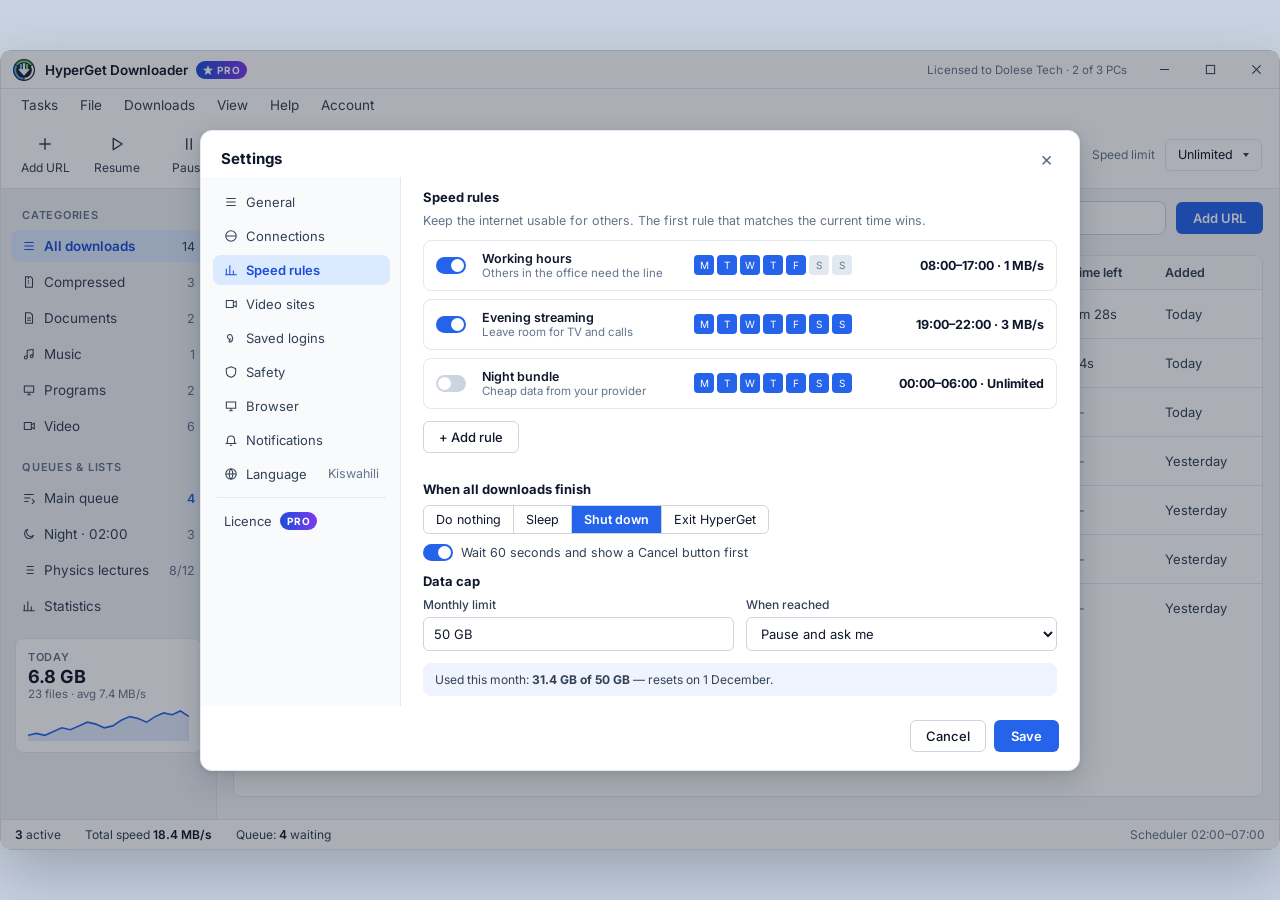
<file: docs/pro-mockups/src/6-settings.html>
<!doctype html><html lang="en" data-theme="light"><head><meta charset="utf-8"><title>HyperGet Pro mockup</title>
<link rel="stylesheet" href="../../../hypeget/ui/css/tokens.css"><link rel="stylesheet" href="../../../hypeget/ui/css/app.css"><link rel="stylesheet" href="pro.css"></head>
<body><div class="frame"><div class="app">
  <header class="titlebar">
    <img class="logo" src="../../../hypeget/ui/icons/logo-small.svg" width="22" height="22" alt="">
    <div class="title">HyperGet Downloader<span class="pro-pill"><svg viewBox="0 0 10 10"><path d="M5 0l1.3 3.4L10 3.8 7.2 6.1 8.1 10 5 7.9 1.9 10l.9-3.9L0 3.8l3.7-.4z" fill="currentColor"/></svg>PRO</span></div>
    <span class="lic">Licensed to Dolese Tech · 2 of 3 PCs</span>
    <div class="win-controls" style="display:flex">
      <button><svg viewBox="0 0 12 12"><path d="M1 6h10" stroke="currentColor" stroke-width="1.2"/></svg></button>
      <button><svg viewBox="0 0 12 12"><rect x="1.5" y="1.5" width="9" height="9" fill="none" stroke="currentColor" stroke-width="1.1"/></svg></button>
      <button class="close"><svg viewBox="0 0 12 12"><path d="M1.5 1.5l9 9M10.5 1.5l-9 9" stroke="currentColor" stroke-width="1.2"/></svg></button>
    </div>
  </header><nav class="menubar"><div class="menu"><button>Tasks</button></div><div class="menu"><button>File</button></div><div class="menu"><button>Downloads</button></div><div class="menu"><button>View</button></div><div class="menu"><button>Help</button></div><div class="menu"><button>Account</button></div></nav>
  <div class="toolbar">
    <button class="tool "><span class="ic"><svg viewBox="0 0 24 24"><path d="M12 5v14M5 12h14"/></svg></span>Add URL</button><button class="tool "><span class="ic"><svg viewBox="0 0 24 24"><path d="M7 4.5v15l12-7.5z"/></svg></span>Resume</button><button class="tool "><span class="ic"><svg viewBox="0 0 24 24"><path d="M9 5v14M15 5v14"/></svg></span>Pause</button>
    <button class="tool "><span class="ic"><svg viewBox="0 0 24 24"><path d="M6 6h12v12H6z"/></svg></span>Stop all</button><button class="tool "><span class="ic"><svg viewBox="0 0 24 24"><path d="M4 7h16M10 11v6M14 11v6M5.5 7l1 12a2 2 0 0 0 2 2h7a2 2 0 0 0 2-2l1-12M9 7V4h6v3"/></svg></span>Delete</button>
    <button class="tool "><span class="ic"><svg viewBox="0 0 24 24"><path d="M12 3a9 9 0 1 0 0 18 9 9 0 0 0 0-18zM12 7v5l3 2"/></svg></span>Scheduler</button><button class="tool "><span class="ic"><svg viewBox="0 0 24 24"><path d="M4 6h16M4 12h16M4 18h11"/></svg></span>Queue</button>
    <button class="tool "><span class="ic"><svg viewBox="0 0 24 24"><path d="M12 3a9 9 0 1 0 0 18 9 9 0 0 0 0-18zM3 12h18M12 3a14 14 0 0 1 0 18M12 3a14 14 0 0 0 0 18"/></svg></span>Grabber</button>
    <button class="tool "><span class="ic"><svg viewBox="0 0 24 24"><path d="M4 20V10M10 20V4M16 20v-7M22 20H2"/></svg></span>Statistics</button>
    <button class="tool "><span class="ic"><svg viewBox="0 0 24 24"><path d="M12 8.5a3.5 3.5 0 1 0 0 7 3.5 3.5 0 0 0 0-7zM12 2.5v2.5M12 19v2.5M2.5 12H5M19 12h2.5M5.3 5.3l1.8 1.8M16.9 16.9l1.8 1.8M5.3 18.7l1.8-1.8M16.9 7.1l1.8-1.8"/></svg></span>Options</button>
    <div class="spacer"></div>
    <div class="speed-limit menu"><span>Speed limit</span><button class="select-btn"><span>Unlimited</span><i class="caret"></i></button></div>
  </div>
<div class="body">
    <aside class="sidebar" id="sidebar">
      <h3>CATEGORIES</h3>
      <button class="nav-item sel"><span class="lbl"><svg class="ico" viewBox="0 0 24 24"><path d="M4 6h16M4 12h16M4 18h16"/></svg>All downloads</span><span class="count">14</span></button>
      <button class="nav-item"><span class="lbl"><svg class="ico" viewBox="0 0 24 24"><path d="M6 3h9l3 3v15H6zM11 3v4M11 9v2M11 13v2"/></svg>Compressed</span><span class="count">3</span></button><button class="nav-item"><span class="lbl"><svg class="ico" viewBox="0 0 24 24"><path d="M6 3h8l4 4v14H6zM9 12h6M9 16h6"/></svg>Documents</span><span class="count">2</span></button><button class="nav-item"><span class="lbl"><svg class="ico" viewBox="0 0 24 24"><path d="M9 18V6l10-2v12M9 18a2.5 2.5 0 1 1-5 0 2.5 2.5 0 0 1 5 0zM19 16a2.5 2.5 0 1 1-5 0 2.5 2.5 0 0 1 5 0"/></svg>Music</span><span class="count">1</span></button>
      <button class="nav-item"><span class="lbl"><svg class="ico" viewBox="0 0 24 24"><path d="M4 5h16v11H4zM9 20h6M12 16v4"/></svg>Programs</span><span class="count">2</span></button><button class="nav-item"><span class="lbl"><svg class="ico" viewBox="0 0 24 24"><path d="M4 6h12v12H4zM16 10l5-3v10l-5-3"/></svg>Video</span><span class="count">6</span></button>
      <h3 class="second">QUEUES &amp; LISTS</h3>
      <button class="nav-item"><span class="lbl"><svg class="ico" viewBox="0 0 24 24"><path d="M4 6h16M4 12h10M4 18h7M17 14l4 4-4 4"/></svg>Main queue</span><span class="count live">4</span></button>
      <button class="nav-item"><span class="lbl"><svg class="ico" viewBox="0 0 24 24"><path d="M20 14A8 8 0 1 1 10 4a7 7 0 0 0 10 10z"/></svg>Night · 02:00</span><span class="count">3</span></button>
      <button class="nav-item"><span class="lbl"><svg class="ico" viewBox="0 0 24 24"><path d="M8 6h12M8 12h12M8 18h12M4 6h.01M4 12h.01M4 18h.01"/></svg>Physics lectures</span><span class="count">8/12</span></button>
      <button class="nav-item"><span class="lbl"><svg class="ico" viewBox="0 0 24 24"><path d="M4 20V10M10 20V4M16 20v-7M22 20H2"/></svg>Statistics</span><span class="count"></span></button>
      <div class="side-card"><div class="k">TODAY</div><div class="v">6.8 GB</div>
        <div class="s">23 files · avg 7.4 MB/s</div>
        <svg viewBox="0 0 180 34" preserveAspectRatio="none"><polygon points="0,34 0.0,28.3 9.5,26.4 18.9,28.3 28.4,24.5 37.9,20.8 47.4,22.7 56.8,18.9 66.3,15.2 75.8,17.1 85.3,20.8 94.7,18.9 104.2,13.3 113.7,9.6 123.2,11.5 132.6,15.2 142.1,9.6 151.6,5.9 161.1,7.7 170.5,4.0 180.0,9.6 180,34" fill="var(--blue)" opacity=".13"/><polyline points="0.0,28.3 9.5,26.4 18.9,28.3 28.4,24.5 37.9,20.8 47.4,22.7 56.8,18.9 66.3,15.2 75.8,17.1 85.3,20.8 94.7,18.9 104.2,13.3 113.7,9.6 123.2,11.5 132.6,15.2 142.1,9.6 151.6,5.9 161.1,7.7 170.5,4.0 180.0,9.6" fill="none" stroke="var(--blue)" stroke-width="1.6"/></svg></div>
    </aside>
<main class="main"><form class="search"><input type="text"><button type="button" class="btn-primary">Add URL</button></form><div></div>
  <section class="card table-card"><div class="grid-row thead"><div>File name</div><div>Size</div><div>Progress</div><div>Speed</div><div class="col-eta">Time left</div><div class="col-added">Added</div></div><div class="tbody"><div class="grid-row row ">
      <div class="cell-name"><span class="badge">ISO</span><div class="name-wrap"><div class="fname">Ubuntu-24.04.2-desktop-amd64.iso<span class="chip">8×</span></div><div class="fhost">releases.ubuntu.com</div></div></div>
      <div class="cell c-size">5.9 GB</div>
      <div class="prog st-downloading"><div class="segmap-mini"><i class="d"></i><i class="d"></i><i class="d"></i><i class="d"></i><i class="d"></i><i class="d"></i><i class="d"></i><i class="d"></i><i class="d"></i><i class="d"></i><i class="d"></i><i class="d"></i><i class="d"></i><i class="d"></i><i class="d"></i><i class="d"></i><i class="d"></i><i class="d"></i><i class="d"></i><i class="d"></i><i class="d"></i><i class="d"></i><i class="d"></i><i class="d"></i><i class="a"></i><i class="a"></i><i class="a"></i><i class="a"></i><i></i><i></i><i></i><i></i><i></i><i></i><i></i><i></i><i></i><i></i><i></i><i></i></div><div class="label">61% · 8 connections</div></div>
      <div class="cell c-speed">11.2 MB/s</div><div class="cell col-eta">3m 28s</div><div class="cell col-added">Today</div></div><div class="grid-row row ">
      <div class="cell-name"><span class="thumb" style="background:linear-gradient(135deg,#0ea5e9,#1e3a8a)"></span><div class="name-wrap"><div class="fname">Physics Lecture 7 — Thermodynamics<span class="chip q">1080p</span><span class="chip g">SRT</span></div><div class="fhost">youtube.com · Physics lectures</div></div></div>
      <div class="cell c-size">412 MB</div>
      <div class="prog st-downloading"><div class="bar"><i style="width:34%"></i></div><div class="label">34% · Downloading</div></div>
      <div class="cell c-speed">5.1 MB/s</div><div class="cell col-eta">54s</div><div class="cell col-added">Today</div></div><div class="grid-row row ">
      <div class="cell-name"><span class="badge">MSI</span><div class="name-wrap"><div class="fname">Blender-4.3-windows-x64.msi<span class="chip g">Safe</span></div><div class="fhost">download.blender.org</div></div></div>
      <div class="cell c-size">389 MB</div>
      <div class="prog st-complete"><div class="bar"><i style="width:100%"></i></div><div class="label">Complete · SHA-256 verified ✓</div></div>
      <div class="cell c-speed muted">—</div><div class="cell col-eta muted">—</div><div class="cell col-added">Today</div></div><div class="grid-row row ">
      <div class="cell-name"><span class="badge">MP3</span><div class="name-wrap"><div class="fname">Afro Beats Mix 2026.mp3</div><div class="fhost">youtube.com</div></div></div>
      <div class="cell c-size">96 MB</div>
      <div class="prog st-complete"><div class="bar"><i style="width:100%"></i></div><div class="label">Complete</div></div>
      <div class="cell c-speed muted">—</div><div class="cell col-eta muted">—</div><div class="cell col-added">Yesterday</div></div><div class="grid-row row ">
      <div class="cell-name"><span class="badge">ZIP</span><div class="name-wrap"><div class="fname">Dataset_Q3_2026.zip<span class="chip o">Auto-fix</span></div><div class="fhost">files.example.org</div></div></div>
      <div class="cell c-size">2.4 GB</div>
      <div class="prog st-paused"><div class="bar"><i style="width:47%"></i></div><div class="label">Link expired · Refreshing from page…</div></div>
      <div class="cell c-speed muted">—</div><div class="cell col-eta muted">—</div><div class="cell col-added">Yesterday</div></div><div class="grid-row row ">
      <div class="cell-name"><span class="badge">PDF</span><div class="name-wrap"><div class="fname">Annual-Report-2025.pdf</div><div class="fhost">dolese.tech</div></div></div>
      <div class="cell c-size">8.2 MB</div>
      <div class="prog st-queued"><div class="bar"><i style="width:0%"></i></div><div class="label">Queued · Night queue</div></div>
      <div class="cell c-speed muted">—</div><div class="cell col-eta muted">—</div><div class="cell col-added">Yesterday</div></div><div class="grid-row row ">
      <div class="cell-name"><span class="thumb" style="background:linear-gradient(135deg,#ec4899,#4c1d95)"></span><div class="name-wrap"><div class="fname">Physics Lecture 8 — Entropy<span class="chip q">1080p</span></div><div class="fhost">youtube.com · Physics lectures</div></div></div>
      <div class="cell c-size">~ 440 MB</div>
      <div class="prog st-queued"><div class="bar"><i style="width:0%"></i></div><div class="label">Queued · Physics lectures</div></div>
      <div class="cell c-speed muted">—</div><div class="cell col-eta muted">—</div><div class="cell col-added">Yesterday</div></div></div></section></main></div><footer class="statusbar"><span><b>3</b> active</span><span>Total speed <b>18.4 MB/s</b></span><span>Queue: <b>4</b> waiting</span>
      <span class="right">Scheduler 02:00–07:00</span></footer>
<div class="overlay"><div class="dialog lg" style="width:880px">
  <header><h2>Settings</h2><button class="x">×</button></header>
  <div class="settings">
    <nav>
      <button class="nav-item"><span class="lbl"><svg class="ico" viewBox="0 0 24 24"><path d="M4 6h16M4 12h16M4 18h16"/></svg>General</span><span class="count"></span></button><button class="nav-item"><span class="lbl"><svg class="ico" viewBox="0 0 24 24"><path d="M12 3a9 9 0 1 0 0 18 9 9 0 0 0 0-18zM3 12h18"/></svg>Connections</span><span class="count"></span></button><button class="nav-item sel"><span class="lbl"><svg class="ico" viewBox="0 0 24 24"><path d="M4 20V10M10 20V4M16 20v-7M22 20H2"/></svg>Speed rules</span><span class="count"></span></button>
      <button class="nav-item"><span class="lbl"><svg class="ico" viewBox="0 0 24 24"><path d="M4 6h12v12H4zM16 10l5-3v10l-5-3"/></svg>Video sites</span><span class="count"></span></button><button class="nav-item"><span class="lbl"><svg class="ico" viewBox="0 0 24 24"><path d="M14 10a4 4 0 1 0-3.5 4L9 16v3h3v-2h2v-2l.5-.5A4 4 0 0 0 14 10z"/></svg>Saved logins</span><span class="count"></span></button><button class="nav-item"><span class="lbl"><svg class="ico" viewBox="0 0 24 24"><path d="M12 3l8 3v6c0 4.5-3.4 8-8 9-4.6-1-8-4.5-8-9V6z"/></svg>Safety</span><span class="count"></span></button><button class="nav-item"><span class="lbl"><svg class="ico" viewBox="0 0 24 24"><path d="M4 5h16v11H4zM9 20h6M12 16v4"/></svg>Browser</span><span class="count"></span></button>
      <button class="nav-item"><span class="lbl"><svg class="ico" viewBox="0 0 24 24"><path d="M6 16V11a6 6 0 0 1 12 0v5l2 2H4zM10 21h4"/></svg>Notifications</span><span class="count"></span></button><button class="nav-item"><span class="lbl"><svg class="ico" viewBox="0 0 24 24"><path d="M12 3a9 9 0 1 0 0 18 9 9 0 0 0 0-18zM3 12h18M12 3a14 14 0 0 1 0 18M12 3a14 14 0 0 0 0 18"/></svg>Language</span><span class="count">Kiswahili</span></button>
      <div style="height:1px;background:var(--border);margin:8px 4px"></div>
      <button class="nav-item"><span class="lbl">Licence<span class="pro-pill">PRO</span></span></button>
    </nav>
    <div class="pane">
      <h5>Speed rules</h5>
      <p style="margin:0 0 12px;font-size:12.5px;color:var(--text-3)">Keep the internet usable for others. The first rule that matches the current time wins.</p>
      <div class="rule"><span class="sw on"></span><div><div class="t">Working hours</div><div class="s">Others in the office need the line</div></div>
        <div class="week"><i class="on">M</i><i class="on">T</i><i class="on">W</i><i class="on">T</i><i class="on">F</i><i>S</i><i>S</i></div><b style="font-size:12.5px">08:00–17:00 · 1 MB/s</b></div>
      <div class="rule"><span class="sw on"></span><div><div class="t">Evening streaming</div><div class="s">Leave room for TV and calls</div></div>
        <div class="week"><i class="on">M</i><i class="on">T</i><i class="on">W</i><i class="on">T</i><i class="on">F</i><i class="on">S</i><i class="on">S</i></div><b style="font-size:12.5px">19:00–22:00 · 3 MB/s</b></div>
      <div class="rule"><span class="sw"></span><div><div class="t">Night bundle</div><div class="s">Cheap data from your provider</div></div>
        <div class="week"><i class="on">M</i><i class="on">T</i><i class="on">W</i><i class="on">T</i><i class="on">F</i><i class="on">S</i><i class="on">S</i></div><b style="font-size:12.5px">00:00–06:00 · Unlimited</b></div>
      <button class="btn" style="margin:4px 0 16px">+ Add rule</button>
      <h5>When all downloads finish</h5>
      <div class="seg"><span>Do nothing</span><span>Sleep</span><span class="on">Shut down</span><span>Exit HyperGet</span></div>
      <div class="toggle" style="margin-top:10px"><span class="sw on"></span>Wait 60 seconds and show a Cancel button first</div>
      <h5>Data cap</h5>
      <div class="row2"><div class="field"><label>Monthly limit</label><input type="text" value="50 GB"></div>
        <div class="field"><label>When reached</label><select><option>Pause and ask me</option></select></div></div>
      <div class="callout">Used this month: <b>31.4 GB of 50 GB</b> — resets on 1 December.</div>
    </div>
  </div>
  <footer><button class="btn">Cancel</button><button class="btn-primary">Save</button></footer>
</div></div></div></div></body></html>
</file>
<file: hypeget/ui/css/tokens.css>
@font-face { font-family: "Inter"; font-weight: 400; font-display: block; src: url("../fonts/inter-latin-400-normal.woff2") format("woff2"); }
@font-face { font-family: "Inter"; font-weight: 500; font-display: block; src: url("../fonts/inter-latin-500-normal.woff2") format("woff2"); }
@font-face { font-family: "Inter"; font-weight: 600; font-display: block; src: url("../fonts/inter-latin-600-normal.woff2") format("woff2"); }
@font-face { font-family: "Inter"; font-weight: 700; font-display: block; src: url("../fonts/inter-latin-700-normal.woff2") format("woff2"); }

/* Colours sampled from docs/mockup/main_window.png */
:root {
  --font: "Inter", "Segoe UI", system-ui, -apple-system, sans-serif;

  --bg-window: #ffffff;
  --bg-sidebar: #eef1f6;
  --bg-main: #f3f5f9;
  --bg-card: #ffffff;
  --bg-head: #f8fafc;
  --bg-row-hover: #f8fafc;
  --bg-row-sel: #eff6ff;
  --bg-nav-sel: #dbeafe;
  --bg-nav-hover: #e3e8f0;
  --bg-badge: #e2e8f0;
  --bg-input: #ffffff;
  --bg-hover: #f1f5f9;

  --border: #e2e8f0;
  --border-strong: #cbd5e1;

  --text: #0f172a;
  --text-2: #334155;
  --text-3: #64748b;
  --text-4: #94a3b8;
  --text-nav-sel: #1d4ed8;

  --blue: #2563eb;
  --blue-hover: #1d4ed8;
  --green: #16a34a;
  --orange: #d97706;
  --red: #dc2626;
  --purple: #7c3aed;
  --teal: #0f766e;
  --slate: #475569;
  --track: #e2e8f0;

  --radius-sm: 6px;
  --radius: 8px;
  --shadow-pop: 0 10px 30px rgba(15, 23, 42, .16), 0 2px 6px rgba(15, 23, 42, .08);
  --overlay: rgba(15, 23, 42, .35);
}

:root[data-theme="dark"] {
  --bg-window: #111827;
  --bg-sidebar: #0f1623;
  --bg-main: #0b111c;
  --bg-card: #141c2b;
  --bg-head: #182133;
  --bg-row-hover: #1a2436;
  --bg-row-sel: #1b2b4a;
  --bg-nav-sel: #1e3a8a;
  --bg-nav-hover: #1a2436;
  --bg-badge: #263247;
  --bg-input: #0f1623;
  --bg-hover: #1f2a3d;
  --border: #253046;
  --border-strong: #334155;
  --text: #e5e9f0;
  --text-2: #cbd5e1;
  --text-3: #94a3b8;
  --text-4: #64748b;
  --text-nav-sel: #bfdbfe;
  --blue: #3b82f6;
  --blue-hover: #60a5fa;
  --green: #22c55e;
  --orange: #f59e0b;
  --red: #ef4444;
  --purple: #a78bfa;
  --teal: #2dd4bf;
  --slate: #94a3b8;
  --track: #263247;
  --overlay: rgba(0, 0, 0, .55);
}
</file>
<file: hypeget/ui/css/app.css>
* { box-sizing: border-box; }
html, body { margin: 0; height: 100%; }
body {
  font-family: var(--font);
  font-size: 13px;
  color: var(--text);
  background: var(--bg-window);
  overflow: hidden;
  -webkit-font-smoothing: antialiased;
  user-select: none;
}
button, input, select { font: inherit; color: inherit; }
button { cursor: pointer; }
input[type="text"], input[type="url"], input[type="number"], input[type="time"], select {
  user-select: text;
}

.app {
  display: grid;
  grid-template-rows: 38px 32px 68px 1fr 30px;
  height: 100vh;
  border: 1px solid var(--border);
}

/* ---------------- Title bar ---------------- */
.titlebar {
  display: flex; align-items: center;
  padding-left: 12px;
  border-bottom: 1px solid var(--border);
  -webkit-app-region: drag;
}
.titlebar .logo { width: 22px; height: 22px; margin-right: 10px; flex: none; }
.titlebar .title { font-weight: 600; font-size: 13.5px; flex: 1; }
.win-controls { display: flex; height: 100%; -webkit-app-region: no-drag; }
.win-controls button {
  width: 46px; height: 100%; border: 0; background: transparent; color: var(--text-2);
  display: grid; place-items: center;
}
.win-controls button:hover { background: var(--bg-hover); }
.win-controls button.close:hover { background: #e81123; color: #fff; }
.win-controls svg { width: 11px; height: 11px; }

/* ---------------- Menu bar ---------------- */
.menubar { display: flex; align-items: center; padding: 0 9px; gap: 0; position: relative; z-index: 20; }
.menubar > .menu { position: relative; }
.menubar > .menu > button {
  border: 0; background: transparent; padding: 5px 11px; border-radius: 4px; font-size: 13.5px; color: var(--text-2);
}
.menubar > .menu > button:hover, .menubar > .menu.open > button { background: var(--bg-hover); }
.dropdown {
  position: absolute; top: calc(100% + 2px); left: 0; min-width: 210px;
  background: var(--bg-card); border: 1px solid var(--border); border-radius: var(--radius);
  box-shadow: var(--shadow-pop); padding: 5px; display: none; z-index: 50;
}
.menu.open > .dropdown, .dropdown.show { display: block; }
.dropdown button {
  display: flex; width: 100%; align-items: center; justify-content: space-between; gap: 18px;
  border: 0; background: transparent; text-align: left; padding: 7px 10px; border-radius: 5px; font-size: 13px;
}
.dropdown button:hover:not(:disabled) { background: var(--bg-hover); }
.dropdown button:disabled { color: var(--text-4); cursor: default; }
.dropdown button kbd { font: inherit; font-size: 11.5px; color: var(--text-4); }
.dropdown hr { border: 0; border-top: 1px solid var(--border); margin: 5px 4px; }

/* ---------------- Toolbar ---------------- */
.toolbar {
  display: flex; align-items: center; padding: 0 8px;
  border-bottom: 1px solid var(--border);
}
.tool {
  width: 72px; height: 58px; border: 0; background: transparent; border-radius: var(--radius-sm);
  display: flex; flex-direction: column; align-items: center; justify-content: center; gap: 7px;
  color: var(--text-2); font-size: 12px; padding: 0;
}
.tool:hover:not(:disabled) { background: var(--bg-hover); }
.tool:disabled { opacity: .45; cursor: default; }
.tool svg { width: 18px; height: 18px; fill: none; stroke: currentColor; stroke-width: 1.9; stroke-linecap: round; stroke-linejoin: round; }
.tool .ic { height: 18px; }
.tool[data-act="add"] .ic { color: var(--blue); }
.tool[data-act="resume"] .ic { color: var(--green); }
.tool[data-act="pause"] .ic { color: var(--orange); }
.tool[data-act="stop"] .ic { color: var(--red); }
.tool[data-act="delete"] .ic { color: var(--text-2); }
.tool[data-act="scheduler"] .ic { color: var(--purple); }
.tool[data-act="queue"] .ic { color: var(--blue); }
.tool[data-act="grabber"] .ic { color: var(--teal); }
.tool[data-act="options"] .ic { color: var(--slate); }
.toolbar .spacer { flex: 1; }
.speed-limit { display: flex; align-items: center; gap: 10px; margin-right: 9px; font-size: 12px; color: var(--text-3); }
.select-btn {
  height: 32px; min-width: 90px; padding: 0 12px; border: 1px solid var(--border); border-radius: var(--radius-sm);
  background: var(--bg-input); display: flex; align-items: center; justify-content: space-between; gap: 10px;
  font-size: 12.5px; color: var(--text); position: relative;
}
.select-btn:hover { border-color: var(--border-strong); }
.select-btn .caret { width: 0; height: 0; border-left: 3px solid transparent; border-right: 3px solid transparent; border-top: 4px solid var(--text-2); }
.speed-limit .dropdown { left: auto; right: 0; min-width: 150px; }

/* ---------------- Body ---------------- */
.body { display: grid; grid-template-columns: 216px 1fr; min-height: 0; }

.sidebar {
  background: var(--bg-sidebar); border-right: 1px solid var(--border);
  padding: 15px 10px; overflow-y: auto;
}
.sidebar h3 {
  margin: 4px 11px 8px; font-size: 11px; font-weight: 600; letter-spacing: .07em; color: var(--text-3);
}
.sidebar h3 + .nav { margin-bottom: 0; }
.sidebar h3.second { margin-top: 18px; }
.nav-item {
  display: flex; align-items: center; justify-content: space-between; width: 100%;
  height: 32px; padding: 0 11px; margin-bottom: 4px; border: 0; border-radius: var(--radius);
  background: transparent; font-size: 13.5px; color: var(--text-2); text-align: left;
}
.nav-item:hover { background: var(--bg-nav-hover); }
.nav-item.sel { background: var(--bg-nav-sel); color: var(--text-nav-sel); font-weight: 600; }
.nav-item .count { font-size: 12.5px; color: var(--text-3); font-weight: 400; }
.nav-item.sel .count { color: var(--text-2); }

.main {
  background: var(--bg-main); padding: 12px 16px 12px; min-width: 0; min-height: 0;
  display: grid; grid-template-rows: 34px auto minmax(0, 1fr) auto; gap: 10px;
}
.main .search { display: flex; gap: 10px; }
.search input {
  flex: 1; height: 34px; border: 1px solid var(--border-strong); border-radius: var(--radius);
  padding: 0 12px; background: var(--bg-input); outline: none; font-size: 13.5px;
}
.search input::placeholder { color: var(--text-3); }
.search input:focus { border-color: var(--blue); box-shadow: 0 0 0 3px color-mix(in srgb, var(--blue) 18%, transparent); }
.btn-primary {
  height: 32px; padding: 0 17px; border: 0; border-radius: var(--radius-sm); background: var(--blue); color: #fff;
  font-weight: 600; font-size: 13px; align-self: center;
}
.btn-primary:hover { background: var(--blue-hover); }
.btn-primary:disabled { opacity: .55; cursor: default; }
.btn {
  height: 32px; padding: 0 15px; border: 1px solid var(--border-strong); border-radius: var(--radius-sm);
  background: var(--bg-card); font-weight: 500; font-size: 13px;
}
.btn:hover { background: var(--bg-hover); }
.btn-danger { background: var(--red); color: #fff; border: 0; }
.btn-danger:hover { filter: brightness(.94); background: var(--red); }

/* ---------------- Table ---------------- */
.card { background: var(--bg-card); border: 1px solid var(--border); border-radius: var(--radius); }
.table-card { display: flex; flex-direction: column; min-height: 0; overflow: hidden; margin-top: 0; }
.grid-row {
  display: grid;
  grid-template-columns: minmax(0, 1fr) 92px 222px 100px 94px 97px;
  align-items: center; padding-left: 16px;
}
.thead { height: 34px; background: var(--bg-head); border-bottom: 1px solid var(--border); flex: none; }
.thead > div { font-size: 12.5px; font-weight: 600; color: var(--text-2); cursor: pointer; white-space: nowrap; }
.thead > div .arrow { color: var(--text-4); font-size: 10px; margin-left: 3px; }
.tbody { overflow-y: auto; flex: 1; min-height: 0; }
.row { height: 49px; border-bottom: 1px solid var(--border); cursor: default; }
.row:last-child { border-bottom-color: transparent; }
.row:hover { background: var(--bg-row-hover); }
.row.sel { background: var(--bg-row-sel); }
.cell-name { display: flex; align-items: center; gap: 10px; min-width: 0; padding-right: 16px; }
.badge {
  flex: none; width: 36px; height: 24px; border-radius: 5px; background: var(--bg-badge);
  display: grid; place-items: center; font-size: 10px; font-weight: 700; color: var(--text-2); letter-spacing: .02em;
}
.name-wrap { min-width: 0; }
.fname { font-size: 13.5px; font-weight: 500; color: var(--text); white-space: nowrap; overflow: hidden; text-overflow: ellipsis; }
.fhost { font-size: 11.5px; color: var(--text-3); margin-top: 1px; white-space: nowrap; overflow: hidden; text-overflow: ellipsis; }
.cell { font-size: 13px; color: var(--text-2); white-space: nowrap; overflow: hidden; text-overflow: ellipsis; }
.cell.muted { color: var(--text-3); }
.prog { padding-right: 12px; }
.bar { height: 6px; border-radius: 3px; background: var(--track); overflow: hidden; }
.bar > i { display: block; height: 100%; border-radius: 3px; background: var(--blue); transition: width .45s linear; }
.prog .label { font-size: 11.5px; margin-top: 5px; color: var(--blue); white-space: nowrap; overflow: hidden; text-overflow: ellipsis; }
.st-complete .bar > i { background: var(--green); } .st-complete .label { color: var(--green); }
.st-paused .bar > i { background: var(--orange); } .st-paused .label { color: var(--orange); }
.st-error .bar > i { background: var(--red); } .st-error .label { color: var(--red); }
.st-queued .label { color: var(--purple); }
.st-merging .bar > i { background: var(--purple); } .st-merging .label { color: var(--purple); }
.st-connecting .label { color: var(--text-3); }
.indeterminate .bar > i { width: 30% !important; animation: slide 1.2s ease-in-out infinite; }
@keyframes slide { from { transform: translateX(-100%); } to { transform: translateX(340%); } }

.empty {
  height: 100%; display: flex; flex-direction: column; align-items: center; justify-content: center; gap: 8px;
  color: var(--text-3); padding: 30px; text-align: center;
}
.empty b { color: var(--text-2); font-size: 14px; font-weight: 600; }

/* ---------------- Details ---------------- */
.details { height: 140px; display: grid; grid-template-columns: minmax(0, 2fr) minmax(0, 3fr); gap: 24px; padding: 14px 18px 10px; }
.details.hidden { display: none; }
.d-title { font-size: 15px; font-weight: 700; white-space: nowrap; overflow: hidden; text-overflow: ellipsis; }
.d-url { font-size: 11.5px; color: var(--text-3); margin: 3px 0 9px; white-space: nowrap; overflow: hidden; text-overflow: ellipsis; user-select: text; }
.kv { display: grid; grid-template-columns: 96px 1fr; row-gap: 3px; font-size: 12.5px; }
.kv dt { color: var(--text-3); }
.kv dd { margin: 0; color: var(--text); white-space: nowrap; overflow: hidden; text-overflow: ellipsis; }
.kv dd.err { color: var(--red); }
.conn-head { font-size: 11px; font-weight: 600; letter-spacing: .07em; color: var(--text-2); margin: 6px 0 9px; display: flex; justify-content: space-between; }
.conn-head .actions { display: flex; gap: 6px; letter-spacing: 0; }
.link-btn { border: 0; background: none; color: var(--blue); font-size: 12px; font-weight: 500; padding: 0; }
.link-btn:hover { text-decoration: underline; }
.conns { display: grid; grid-template-columns: 1fr 1fr; column-gap: 24px; row-gap: 7px; }
.conn { display: grid; grid-template-columns: 30px 1fr 44px; align-items: center; font-size: 12px; color: var(--text-3); }
.conn .bar { height: 6px; }
.conn .pct { text-align: right; color: var(--text-3); }
.conn-note { font-size: 12px; color: var(--text-3); }

/* ---------------- Status bar ---------------- */
.statusbar {
  display: flex; align-items: center; gap: 24px; padding: 0 14px;
  border-top: 1px solid var(--border); font-size: 12px; color: var(--text-2);
}
.statusbar b { font-weight: 600; color: var(--text); }
.statusbar .right { margin-left: auto; color: var(--text-3); }

/* ---------------- Dialogs ---------------- */
.overlay {
  position: fixed; inset: 0; background: var(--overlay); display: grid; place-items: center; z-index: 100;
  animation: fade .12s ease-out;
}
@keyframes fade { from { opacity: 0; } }
.dialog {
  width: 520px; max-width: calc(100vw - 32px); max-height: calc(100vh - 60px); overflow: auto;
  background: var(--bg-card); border-radius: 12px; box-shadow: var(--shadow-pop); border: 1px solid var(--border);
}
.dialog.wide { width: 640px; }
.dialog header { padding: 16px 20px 6px; display: flex; align-items: center; justify-content: space-between; }
.dialog header h2 { margin: 0; font-size: 15px; font-weight: 700; }
.dialog header .x { border: 0; background: none; color: var(--text-3); font-size: 20px; line-height: 1; padding: 2px 6px; border-radius: 5px; }
.dialog header .x:hover { background: var(--bg-hover); }
.dialog .content { padding: 8px 20px 4px; }
.dialog footer { display: flex; justify-content: flex-end; gap: 8px; padding: 14px 20px 18px; align-items: center; }
.dialog footer .left { margin-right: auto; font-size: 12px; color: var(--text-3); }
.field { margin-bottom: 12px; }
.field > label { display: block; font-size: 12px; font-weight: 500; color: var(--text-2); margin-bottom: 5px; }
.field input[type="text"], .field input[type="url"], .field input[type="number"], .field input[type="time"], .field select, .field textarea {
  width: 100%; height: 34px; border: 1px solid var(--border-strong); border-radius: var(--radius-sm); padding: 0 10px;
  background: var(--bg-input); outline: none; font-size: 13px;
}
.field textarea { height: 90px; padding: 8px 10px; resize: vertical; font: inherit; font-size: 12.5px; user-select: text; }
.field input:focus, .field select:focus, .field textarea:focus { border-color: var(--blue); }
.field .hint { font-size: 11.5px; color: var(--text-3); margin-top: 4px; }
.row2 { display: grid; grid-template-columns: 1fr 1fr; gap: 12px; }
.check { display: flex; align-items: center; gap: 8px; font-size: 13px; margin: 6px 0 12px; }
.check input { width: 15px; height: 15px; accent-color: var(--blue); }
.msg { font-size: 12.5px; padding: 9px 11px; border-radius: var(--radius-sm); margin-bottom: 12px; }
.msg.error { background: color-mix(in srgb, var(--red) 10%, transparent); color: var(--red); }
.msg.info { background: color-mix(in srgb, var(--blue) 9%, transparent); color: var(--text-2); }
.spinner { width: 14px; height: 14px; border: 2px solid var(--track); border-top-color: var(--blue); border-radius: 50%; animation: spin .7s linear infinite; display: inline-block; vertical-align: -2px; margin-right: 8px; }
@keyframes spin { to { transform: rotate(360deg); } }

.qualities { display: flex; flex-direction: column; gap: 6px; margin-bottom: 12px; max-height: 230px; overflow: auto; }
.quality {
  display: grid; grid-template-columns: 18px 124px 1fr auto; align-items: center; gap: 10px;
  padding: 9px 12px; border: 1px solid var(--border); border-radius: var(--radius); cursor: pointer;
}
.quality:hover { background: var(--bg-hover); }
.quality.sel { border-color: var(--blue); background: var(--bg-row-sel); }
.quality input { accent-color: var(--blue); margin: 0; }
.quality .q { font-weight: 600; }
.quality .d { color: var(--text-3); font-size: 12px; }
.quality .s { color: var(--text-2); font-size: 12.5px; }

.grab-list { border: 1px solid var(--border); border-radius: var(--radius); max-height: 300px; overflow: auto; margin-bottom: 10px; }
.grab-item { display: grid; grid-template-columns: 20px 40px 1fr; gap: 10px; align-items: center; padding: 7px 10px; border-bottom: 1px solid var(--border); font-size: 12.5px; }
.grab-item:last-child { border-bottom: 0; }
.grab-item .u { color: var(--text-3); font-size: 11.5px; white-space: nowrap; overflow: hidden; text-overflow: ellipsis; }
.grab-item .n { white-space: nowrap; overflow: hidden; text-overflow: ellipsis; }

.about { text-align: center; padding: 10px 0 4px; }
.about .logo-lg { width: 64px; height: 64px; margin: 0 auto 10px; display: block; }
.about p { color: var(--text-3); font-size: 12.5px; line-height: 1.55; margin: 6px 0; }
.steps { font-size: 12.5px; line-height: 1.6; color: var(--text-2); padding-left: 18px; margin: 4px 0 10px; }
code { font-family: ui-monospace, Menlo, Consolas, monospace; font-size: 12px; background: var(--bg-hover); padding: 1px 5px; border-radius: 4px; }

.ctx { position: fixed; z-index: 90; }

.toast {
  position: fixed; bottom: 44px; left: 50%; transform: translateX(-50%); background: #0f172a; color: #fff;
  padding: 9px 14px; border-radius: var(--radius); font-size: 12.5px; box-shadow: var(--shadow-pop); z-index: 200;
  animation: fade .15s ease-out;
}

::-webkit-scrollbar { width: 10px; height: 10px; }
::-webkit-scrollbar-thumb { background: var(--border-strong); border-radius: 10px; border: 3px solid transparent; background-clip: content-box; }
::-webkit-scrollbar-track { background: transparent; }

/* Narrow windows: drop the less important columns */
@media (max-width: 1100px) {
  .grid-row { grid-template-columns: minmax(0, 1fr) 84px 190px 90px 80px; }
  .col-added { display: none; }
}
@media (max-width: 900px) {
  .body { grid-template-columns: 170px 1fr; }
  .grid-row { grid-template-columns: minmax(0, 1fr) 76px 160px 84px; }
  .col-eta { display: none; }
  .tool { width: 60px; }
}

/* Pro: options rows, 'when all downloads finish' */
.row3 { display: grid; grid-template-columns: 1fr 1fr 1fr; gap: 12px; }
.dropdown .sub-label { font-size: 11px; font-weight: 600; color: var(--text-3); padding: 4px 10px 2px; letter-spacing: .02em; }
.hidden { display: none !important; }
.banner { display: flex; align-items: center; gap: 12px; padding: 9px 12px; border-radius: 10px;
  background: color-mix(in srgb, var(--blue) 11%, var(--bg-card)); border: 1px solid color-mix(in srgb, var(--blue) 30%, transparent);
  font-size: 13px; }
.banner span { flex: 1; }
.dialog .grab-list { max-height: 220px; }
.main > .search { grid-row: 1; }
.main > .banner { grid-row: 2; }
.main > .table-card { grid-row: 3; }
.main > .details { grid-row: 4; }
.grab-item.pl-item { grid-template-columns: 20px 1fr; }

/* ================= Pro ================= */
:root { --gold: #b7791f; --pro-a: #1d4ed8; --pro-b: #7c3aed; }
:root[data-theme="dark"] { --gold: #f6c453; }

.pro-pill { display: inline-flex; align-items: center; gap: 4px; height: 18px; padding: 0 7px; border-radius: 9px;
  background: linear-gradient(90deg, var(--pro-a), var(--pro-b)); color: #fff; font-size: 10px; font-weight: 700; letter-spacing: .08em; margin-left: 8px; }
.pro-pill svg { width: 10px; height: 10px; }
.lic { margin-right: 14px; font-size: 11.5px; color: var(--text-3); }
.titlebar .title { display: flex; align-items: center; }
.pro-pill.btn-like { cursor: pointer; border: 0; -webkit-app-region: no-drag; }

/* sidebar extras */
.nav-item .ico { width: 14px; height: 14px; margin-right: 8px; flex: none; stroke: currentColor; fill: none; stroke-width: 1.8; }
.nav-item .lbl { display: flex; align-items: center; min-width: 0; white-space: nowrap; overflow: hidden; text-overflow: ellipsis; }
.nav-item .count.live { color: var(--blue); font-weight: 600; }
.side-card { margin: 16px 4px 0; padding: 11px 12px; background: var(--bg-card); border: 1px solid var(--border); border-radius: var(--radius); }
.side-card .k { font-size: 11px; color: var(--text-3); font-weight: 600; letter-spacing: .06em; }
.side-card .v { font-size: 18px; font-weight: 700; margin-top: 2px; }
.side-card .s { font-size: 11.5px; color: var(--text-3); }
.side-card svg { display: block; width: 100%; height: 34px; margin-top: 6px; }

/* table extras */
.chip { display: inline-flex; align-items: center; height: 18px; padding: 0 6px; border-radius: 4px; font-size: 10.5px; font-weight: 600;
  background: color-mix(in srgb, var(--blue) 12%, transparent); color: var(--blue); margin-left: 6px; vertical-align: 1px; }
.chip.q { background: color-mix(in srgb, var(--purple) 13%, transparent); color: var(--purple); }
.chip.g { background: color-mix(in srgb, var(--green) 13%, transparent); color: var(--green); }
.chip.o { background: color-mix(in srgb, var(--orange) 14%, transparent); color: var(--orange); }
.row.group { background: var(--bg-head); }
.row.group .fname { font-weight: 700; }
.row.child .cell-name { padding-left: 26px; }
.row.child .badge { width: 30px; height: 20px; font-size: 9px; }
.caret-d { width: 10px; color: var(--text-3); font-size: 10px; margin-right: -4px; }
.thumb { flex: none; width: 36px; height: 24px; border-radius: 5px; background-size: cover; position: relative; overflow: hidden; }
.thumb::after { content: ""; position: absolute; inset: 0; background: linear-gradient(135deg, rgba(255,255,255,.18), transparent 60%); }
.segmap-mini { display: flex; gap: 1px; height: 6px; border-radius: 3px; overflow: hidden; }
.segmap-mini i { flex: 1; background: var(--track); }
.segmap-mini i.d { background: var(--blue); } .segmap-mini i.a { background: color-mix(in srgb, var(--blue) 45%, var(--track)); }

/* Pro details: info | speed graph | segment map */
.details.pro { height: 170px; grid-template-columns: minmax(0, 1.25fr) minmax(0, 1.5fr) minmax(0, 1.1fr); gap: 22px; }
.graph-wrap { min-width: 0; display: flex; flex-direction: column; }
.graph-wrap svg { flex: 1; width: 100%; min-height: 0; }
.legend { display: flex; gap: 14px; font-size: 11.5px; color: var(--text-3); margin-top: 3px; }
.legend b { color: var(--text); font-weight: 600; }
.segmap { display: grid; grid-template-columns: repeat(24, 1fr); gap: 2px; margin-top: 2px; }
.segmap i { aspect-ratio: 1; border-radius: 2px; background: var(--track); }
.segmap i.d { background: var(--blue); }
.segmap i.a { background: color-mix(in srgb, var(--blue) 40%, var(--track)); animation: none; }
.seg-note { font-size: 11.5px; color: var(--text-3); margin-top: 8px; display: flex; gap: 12px; }
.seg-note span::before { content: ""; display: inline-block; width: 8px; height: 8px; border-radius: 2px; margin-right: 5px; vertical-align: 0; background: var(--blue); }
.seg-note span.a::before { background: color-mix(in srgb, var(--blue) 40%, var(--track)); }
.seg-note span.w::before { background: var(--track); }

/* status bar chips */
.sb-chip { display: inline-flex; align-items: center; gap: 6px; height: 20px; padding: 0 8px; border-radius: 10px; font-size: 11.5px;
  background: color-mix(in srgb, var(--orange) 12%, transparent); color: var(--orange); font-weight: 600; }
.sb-chip.b { background: color-mix(in srgb, var(--blue) 11%, transparent); color: var(--blue); }

/* dialogs in mockups are static */
.dialog.xl { width: 860px; }
.dialog.lg { width: 740px; }

/* video picker */
.vid { display: grid; grid-template-columns: 220px 1fr; gap: 18px; margin-bottom: 14px; }
.poster { height: 124px; border-radius: 8px; position: relative; overflow: hidden;
  background: radial-gradient(circle at 30% 35%, #f59e0b 0, #b45309 30%, #1e1b4b 75%); }
.poster .dur { position: absolute; right: 7px; bottom: 7px; background: rgba(0,0,0,.75); color: #fff; font-size: 11px; font-weight: 600; padding: 2px 5px; border-radius: 4px; }
.poster .play { position: absolute; inset: 0; display: grid; place-items: center; }
.poster .play i { width: 40px; height: 40px; border-radius: 50%; background: rgba(255,255,255,.88); display: grid; place-items: center; }
.vid h3 { margin: 2px 0 4px; font-size: 16px; line-height: 1.3; }
.vid .meta { font-size: 12.5px; color: var(--text-3); }
.vid .tags { margin-top: 10px; display: flex; gap: 6px; flex-wrap: wrap; }
.qgrid { display: grid; grid-template-columns: repeat(4, 1fr); gap: 8px; }
.qcard { border: 1px solid var(--border-strong); border-radius: 8px; padding: 10px 11px; position: relative; }
.qcard.sel { border-color: var(--blue); box-shadow: 0 0 0 2px color-mix(in srgb, var(--blue) 25%, transparent); background: color-mix(in srgb, var(--blue) 5%, var(--bg-card)); }
.qcard .r { font-size: 17px; font-weight: 700; }
.qcard .r small { font-size: 11px; font-weight: 600; color: var(--text-3); margin-left: 3px; }
.qcard .t { font-size: 11.5px; color: var(--text-3); margin-top: 2px; }
.qcard .sz { font-size: 12px; font-weight: 600; margin-top: 7px; color: var(--text-2); }
.qcard .tag { position: absolute; top: 9px; right: 9px; font-size: 9.5px; font-weight: 700; padding: 1px 5px; border-radius: 3px; background: var(--blue); color: #fff; }
.qcard .tag.p { background: linear-gradient(90deg, var(--pro-a), var(--pro-b)); }
.opts3 { display: grid; grid-template-columns: 1fr 1fr 1fr; gap: 12px; margin-top: 14px; }
.toggle { display: flex; align-items: center; gap: 8px; font-size: 12.5px; color: var(--text-2); margin-top: 6px; }
.sw { width: 30px; height: 17px; border-radius: 9px; background: var(--border-strong); position: relative; flex: none; }
.sw::after { content: ""; position: absolute; top: 2px; left: 2px; width: 13px; height: 13px; border-radius: 50%; background: #fff; }
.sw.on { background: var(--blue); } .sw.on::after { left: 15px; }
.seg { display: inline-flex; border: 1px solid var(--border-strong); border-radius: 6px; overflow: hidden; }
.seg span { padding: 6px 12px; font-size: 12.5px; border-right: 1px solid var(--border-strong); }
.seg span:last-child { border-right: 0; } .seg span.on { background: var(--blue); color: #fff; font-weight: 600; }

/* plans */
.plans { display: grid; grid-template-columns: 1fr 1.08fr 1fr; gap: 14px; align-items: stretch; }
.plan { border: 1px solid var(--border); border-radius: 12px; padding: 18px; display: flex; flex-direction: column; }
.plan.best { border: 2px solid transparent; background: linear-gradient(var(--bg-card), var(--bg-card)) padding-box, linear-gradient(135deg, var(--pro-a), var(--pro-b)) border-box; position: relative; }
.plan.best .ribbon { position: absolute; top: -11px; left: 50%; transform: translateX(-50%); background: linear-gradient(90deg, var(--pro-a), var(--pro-b)); color: #fff; font-size: 10.5px; font-weight: 700; padding: 3px 10px; border-radius: 10px; letter-spacing: .05em; }
.plan h4 { margin: 0; font-size: 14px; }
.plan .price { font-size: 26px; font-weight: 800; margin: 8px 0 0; letter-spacing: -.01em; }
.plan .price small { font-size: 12.5px; font-weight: 500; color: var(--text-3); }
.plan .alt { font-size: 12px; color: var(--text-3); margin-bottom: 12px; }
.plan ul { list-style: none; margin: 0 0 16px; padding: 0; font-size: 12.5px; color: var(--text-2); flex: 1; }
.plan li { padding: 4px 0 4px 20px; position: relative; }
.plan li::before { content: "✓"; position: absolute; left: 0; color: var(--green); font-weight: 700; }
.plan li.no { color: var(--text-4); } .plan li.no::before { content: "–"; color: var(--text-4); }
.plan .btn, .plan .btn-primary { width: 100%; height: 36px; }
.pay { display: flex; gap: 8px; justify-content: center; margin-top: 14px; font-size: 12px; color: var(--text-3); align-items: center; }
.pay span.m { border: 1px solid var(--border); border-radius: 5px; padding: 3px 8px; font-weight: 600; color: var(--text-2); background: var(--bg-head); }

/* statistics */
.stats { display: grid; grid-template-rows: auto auto minmax(0,1fr); gap: 12px; min-height: 0; grid-row: 2 / span 3; }
.kpis { display: grid; grid-template-columns: repeat(4, 1fr); gap: 12px; }
.kpi { padding: 14px 16px; }
.kpi .k { font-size: 12px; color: var(--text-3); }
.kpi .v { font-size: 24px; font-weight: 700; margin-top: 4px; letter-spacing: -.01em; }
.kpi .d { font-size: 11.5px; color: var(--green); margin-top: 2px; font-weight: 500; }
.kpi .d.n { color: var(--text-3); }
.panel { padding: 14px 16px; min-height: 0; }
.panel h4 { margin: 0 0 10px; font-size: 13px; display: flex; justify-content: space-between; }
.panel h4 span { font-weight: 500; color: var(--text-3); font-size: 12px; }
.two { display: grid; grid-template-columns: 1.6fr 1fr; gap: 12px; min-height: 0; }
.hbar { display: grid; grid-template-columns: 160px 1fr 62px; align-items: center; gap: 10px; font-size: 12.5px; margin-bottom: 9px; }
.hbar .bar { height: 8px; } .hbar .n { text-align: right; color: var(--text-3); }
.tabs { display: flex; gap: 4px; }
.tabs span { font-size: 12px; padding: 4px 10px; border-radius: 6px; color: var(--text-3); }
.tabs span.on { background: var(--bg-nav-sel); color: var(--text-nav-sel); font-weight: 600; }

/* settings */
.settings { display: grid; grid-template-columns: 200px 1fr; min-height: 470px; }
.settings nav { border-right: 1px solid var(--border); padding: 10px 10px 10px 12px; background: var(--bg-head); }
.settings nav .nav-item { height: 30px; font-size: 13px; }
.settings .pane { padding: 6px 22px 10px; }
.settings h5 { margin: 12px 0 8px; font-size: 13px; }
.rule { border: 1px solid var(--border); border-radius: 8px; padding: 10px 12px; display: grid; grid-template-columns: 34px 1fr 166px 172px; gap: 12px; align-items: center; margin-bottom: 8px; font-size: 12.5px; }
.rule .t { font-weight: 600; } .rule .s { color: var(--text-3); font-size: 11.5px; }
.week { display: flex; gap: 3px; } .week i { width: 20px; height: 20px; border-radius: 4px; font-style: normal; font-size: 10px; display: grid; place-items: center; background: var(--bg-badge); color: var(--text-3); }
.week i.on { background: var(--blue); color: #fff; }
.dialog .tabsbar { display: flex; gap: 2px; padding: 0 20px; border-bottom: 1px solid var(--border); }
.dialog .tabsbar span { font-size: 13px; padding: 9px 12px; color: var(--text-3); border-bottom: 2px solid transparent; margin-bottom: -1px; }
.dialog .tabsbar span.on { color: var(--blue); border-color: var(--blue); font-weight: 600; }
.callout { padding: 9px 12px; border-radius: 8px; font-size: 12px; color: var(--text-2); background: color-mix(in srgb, var(--blue) 8%, transparent); }
.rule b { text-align: right; }
/* ---- Pro: wiring for the live app ---- */
.nav-item .count:empty { display: none; }
.sidebar .side-card { cursor: pointer; }
.row.group { cursor: pointer; }
.row.group .badge { font-size: 10px; }
.thumb { background: var(--bg-badge) center / cover no-repeat; }
.tool[data-act="stats"] .ic { color: var(--teal); }
.main.stats-mode > .table-card, .main.stats-mode > .details { display: none !important; }
.main > .stats { grid-row: 3 / span 2; overflow: auto; }
.main:not(.stats-mode) > .stats { display: none; }
.kpi, .panel { background: var(--bg-card); }
.bars { display: flex; align-items: flex-end; gap: 10px; height: 180px; padding: 0 4px; }
.bars .b { flex: 1; display: flex; flex-direction: column; align-items: center; justify-content: flex-end; height: 100%; min-width: 0; }
.bars .b i { width: 100%; max-width: 46px; border-radius: 5px 5px 2px 2px; background: var(--blue); opacity: .85; min-height: 2px; }
.bars .b.now i { background: linear-gradient(var(--pro-b), var(--pro-a)); opacity: 1; }
.bars .b span { font-size: 10.5px; color: var(--text-3); margin-top: 5px; white-space: nowrap; }
.bars .b em { font-style: normal; font-size: 10px; font-weight: 600; color: var(--text-2); margin-bottom: 3px; white-space: nowrap; }
.bars.many { gap: 3px; } .bars.many .b em { display: none; } .bars.many .b span { font-size: 9px; }
.hours { display: grid; grid-template-columns: repeat(12, 1fr); gap: 3px; }
.hours i { height: 22px; border-radius: 3px; }
.tabs span { cursor: pointer; }
.dialog .tabsbar span { cursor: pointer; }
.qcard { cursor: pointer; background: var(--bg-card); }
.qcard:hover { border-color: var(--blue); }
.poster { background-size: cover; background-position: center; }
.poster.blank { background: linear-gradient(135deg, #334155, #0f172a); }
.toggle { cursor: pointer; user-select: none; }
.seg span { cursor: pointer; }
.settings .pane { max-height: 62vh; overflow: auto; }
.settings .pane[hidden] { display: none; }
.rule input[type=time] { height: 28px; border: 1px solid var(--border-strong); border-radius: 5px; padding: 0 6px; background: var(--bg-input); width: 82px; }
.rule input[type=text], .rule input[type=number] { height: 28px; border: 1px solid var(--border-strong); border-radius: 5px; padding: 0 8px; background: var(--bg-input); width: 100%; }
.rule .times { display: flex; gap: 6px; align-items: center; justify-content: flex-end; font-size: 12px; color: var(--text-3); }
.rule .times input[type=number] { width: 70px; }
.rule.edit { grid-template-columns: 34px 1fr 166px 250px 22px; }
.rule .del { border: 0; background: none; color: var(--text-3); font-size: 16px; }
.week i { cursor: pointer; }
.plans .plan button:disabled { opacity: .7; cursor: default; }
.empty-chart { color: var(--text-3); font-size: 12.5px; padding: 30px 0; text-align: center; }
.capbar { height: 6px; border-radius: 3px; background: var(--track); overflow: hidden; margin-top: 6px; }
.capbar i { display: block; height: 100%; background: var(--blue); }
.capbar.full i { background: var(--red); }

.dialog.settings-dlg { width: 900px; }
.settings h5:first-child { margin-top: 6px; }
.settings .check { margin-bottom: 6px; }

/* dialogs: content scrolls, buttons stay visible */
.dialog { display: flex; flex-direction: column; overflow: hidden; }
.dialog > .content { overflow: auto; flex: 1; min-height: 0; }
.dialog > header, .dialog > footer, .dialog > .tabsbar { flex: none; }
.dialog .vid { grid-template-columns: 200px 1fr; }
.dialog .poster { height: 112px; }
.opts3 .hint { font-size: 11.5px; color: var(--text-3); margin-top: 6px; }

.rule.edit { grid-template-columns: 34px 1fr 22px; row-gap: 8px; }
.rule .rule-row2 { grid-column: 2 / span 2; display: flex; align-items: center; justify-content: space-between; gap: 12px; flex-wrap: wrap; }
.rule input[type=time] { width: 118px; }
.rule .times input[type=number] { width: 80px; }
</file>
<file: docs/pro-mockups/src/pro.css>
/* Pro look: additions on top of the app's own tokens.css + app.css */
html, body { margin: 0; height: 100%; }
body { font-family: var(--font); color: var(--text); background: #c9d2e0; display: grid; place-items: center; }
.frame { background: var(--bg-window); width: 1280px; height: 800px; overflow: hidden; border-radius: 10px; box-shadow: 0 24px 60px rgba(15,23,42,.25); position: relative; }
.frame .app { height: 100%; }
:root { --gold: #b7791f; --pro-a: #1d4ed8; --pro-b: #7c3aed; }
:root[data-theme="dark"] { --gold: #f6c453; }

.pro-pill { display: inline-flex; align-items: center; gap: 4px; height: 18px; padding: 0 7px; border-radius: 9px;
  background: linear-gradient(90deg, var(--pro-a), var(--pro-b)); color: #fff; font-size: 10px; font-weight: 700; letter-spacing: .08em; margin-left: 8px; }
.pro-pill svg { width: 10px; height: 10px; }
.lic { margin-left: auto; margin-right: 14px; font-size: 11.5px; color: var(--text-3); }

/* sidebar extras */
.nav-item .ico { width: 14px; height: 14px; margin-right: 8px; flex: none; stroke: currentColor; fill: none; stroke-width: 1.8; }
.nav-item .lbl { display: flex; align-items: center; min-width: 0; white-space: nowrap; overflow: hidden; text-overflow: ellipsis; }
.nav-item .count.live { color: var(--blue); font-weight: 600; }
.side-card { margin: 16px 4px 0; padding: 11px 12px; background: var(--bg-card); border: 1px solid var(--border); border-radius: var(--radius); }
.side-card .k { font-size: 11px; color: var(--text-3); font-weight: 600; letter-spacing: .06em; }
.side-card .v { font-size: 18px; font-weight: 700; margin-top: 2px; }
.side-card .s { font-size: 11.5px; color: var(--text-3); }
.side-card svg { display: block; width: 100%; height: 34px; margin-top: 6px; }

/* table extras */
.chip { display: inline-flex; align-items: center; height: 18px; padding: 0 6px; border-radius: 4px; font-size: 10.5px; font-weight: 600;
  background: color-mix(in srgb, var(--blue) 12%, transparent); color: var(--blue); margin-left: 6px; vertical-align: 1px; }
.chip.q { background: color-mix(in srgb, var(--purple) 13%, transparent); color: var(--purple); }
.chip.g { background: color-mix(in srgb, var(--green) 13%, transparent); color: var(--green); }
.chip.o { background: color-mix(in srgb, var(--orange) 14%, transparent); color: var(--orange); }
.row.group { background: var(--bg-head); }
.row.group .fname { font-weight: 700; }
.row.child .cell-name { padding-left: 26px; }
.row.child .badge { width: 30px; height: 20px; font-size: 9px; }
.caret-d { width: 10px; color: var(--text-3); font-size: 10px; margin-right: -4px; }
.thumb { flex: none; width: 36px; height: 24px; border-radius: 5px; background-size: cover; position: relative; overflow: hidden; }
.thumb::after { content: ""; position: absolute; inset: 0; background: linear-gradient(135deg, rgba(255,255,255,.18), transparent 60%); }
.segmap-mini { display: flex; gap: 1px; height: 6px; border-radius: 3px; overflow: hidden; }
.segmap-mini i { flex: 1; background: var(--track); }
.segmap-mini i.d { background: var(--blue); } .segmap-mini i.a { background: color-mix(in srgb, var(--blue) 45%, var(--track)); }

/* Pro details: info | speed graph | segment map */
.details.pro { height: 170px; grid-template-columns: minmax(0, 1.25fr) minmax(0, 1.5fr) minmax(0, 1.1fr); gap: 22px; }
.graph-wrap { min-width: 0; display: flex; flex-direction: column; }
.graph-wrap svg { flex: 1; width: 100%; min-height: 0; }
.legend { display: flex; gap: 14px; font-size: 11.5px; color: var(--text-3); margin-top: 3px; }
.legend b { color: var(--text); font-weight: 600; }
.segmap { display: grid; grid-template-columns: repeat(24, 1fr); gap: 2px; margin-top: 2px; }
.segmap i { aspect-ratio: 1; border-radius: 2px; background: var(--track); }
.segmap i.d { background: var(--blue); }
.segmap i.a { background: color-mix(in srgb, var(--blue) 40%, var(--track)); animation: none; }
.seg-note { font-size: 11.5px; color: var(--text-3); margin-top: 8px; display: flex; gap: 12px; }
.seg-note span::before { content: ""; display: inline-block; width: 8px; height: 8px; border-radius: 2px; margin-right: 5px; vertical-align: 0; background: var(--blue); }
.seg-note span.a::before { background: color-mix(in srgb, var(--blue) 40%, var(--track)); }
.seg-note span.w::before { background: var(--track); }

/* status bar chips */
.sb-chip { display: inline-flex; align-items: center; gap: 6px; height: 20px; padding: 0 8px; border-radius: 10px; font-size: 11.5px;
  background: color-mix(in srgb, var(--orange) 12%, transparent); color: var(--orange); font-weight: 600; }
.sb-chip.b { background: color-mix(in srgb, var(--blue) 11%, transparent); color: var(--blue); }

/* dialogs in mockups are static */
.frame .overlay { position: absolute; animation: none; }
.dialog.xl { width: 860px; }
.dialog.lg { width: 740px; }

/* video picker */
.vid { display: grid; grid-template-columns: 220px 1fr; gap: 18px; margin-bottom: 14px; }
.poster { height: 124px; border-radius: 8px; position: relative; overflow: hidden;
  background: radial-gradient(circle at 30% 35%, #f59e0b 0, #b45309 30%, #1e1b4b 75%); }
.poster .dur { position: absolute; right: 7px; bottom: 7px; background: rgba(0,0,0,.75); color: #fff; font-size: 11px; font-weight: 600; padding: 2px 5px; border-radius: 4px; }
.poster .play { position: absolute; inset: 0; display: grid; place-items: center; }
.poster .play i { width: 40px; height: 40px; border-radius: 50%; background: rgba(255,255,255,.88); display: grid; place-items: center; }
.vid h3 { margin: 2px 0 4px; font-size: 16px; line-height: 1.3; }
.vid .meta { font-size: 12.5px; color: var(--text-3); }
.vid .tags { margin-top: 10px; display: flex; gap: 6px; flex-wrap: wrap; }
.qgrid { display: grid; grid-template-columns: repeat(4, 1fr); gap: 8px; }
.qcard { border: 1px solid var(--border-strong); border-radius: 8px; padding: 10px 11px; position: relative; }
.qcard.sel { border-color: var(--blue); box-shadow: 0 0 0 2px color-mix(in srgb, var(--blue) 25%, transparent); background: color-mix(in srgb, var(--blue) 5%, var(--bg-card)); }
.qcard .r { font-size: 17px; font-weight: 700; }
.qcard .r small { font-size: 11px; font-weight: 600; color: var(--text-3); margin-left: 3px; }
.qcard .t { font-size: 11.5px; color: var(--text-3); margin-top: 2px; }
.qcard .sz { font-size: 12px; font-weight: 600; margin-top: 7px; color: var(--text-2); }
.qcard .tag { position: absolute; top: 9px; right: 9px; font-size: 9.5px; font-weight: 700; padding: 1px 5px; border-radius: 3px; background: var(--blue); color: #fff; }
.qcard .tag.p { background: linear-gradient(90deg, var(--pro-a), var(--pro-b)); }
.opts3 { display: grid; grid-template-columns: 1fr 1fr 1fr; gap: 12px; margin-top: 14px; }
.toggle { display: flex; align-items: center; gap: 8px; font-size: 12.5px; color: var(--text-2); margin-top: 6px; }
.sw { width: 30px; height: 17px; border-radius: 9px; background: var(--border-strong); position: relative; flex: none; }
.sw::after { content: ""; position: absolute; top: 2px; left: 2px; width: 13px; height: 13px; border-radius: 50%; background: #fff; }
.sw.on { background: var(--blue); } .sw.on::after { left: 15px; }
.seg { display: inline-flex; border: 1px solid var(--border-strong); border-radius: 6px; overflow: hidden; }
.seg span { padding: 6px 12px; font-size: 12.5px; border-right: 1px solid var(--border-strong); }
.seg span:last-child { border-right: 0; } .seg span.on { background: var(--blue); color: #fff; font-weight: 600; }

/* plans */
.plans { display: grid; grid-template-columns: 1fr 1.08fr 1fr; gap: 14px; align-items: stretch; }
.plan { border: 1px solid var(--border); border-radius: 12px; padding: 18px; display: flex; flex-direction: column; }
.plan.best { border: 2px solid transparent; background: linear-gradient(var(--bg-card), var(--bg-card)) padding-box, linear-gradient(135deg, var(--pro-a), var(--pro-b)) border-box; position: relative; }
.plan.best .ribbon { position: absolute; top: -11px; left: 50%; transform: translateX(-50%); background: linear-gradient(90deg, var(--pro-a), var(--pro-b)); color: #fff; font-size: 10.5px; font-weight: 700; padding: 3px 10px; border-radius: 10px; letter-spacing: .05em; }
.plan h4 { margin: 0; font-size: 14px; }
.plan .price { font-size: 26px; font-weight: 800; margin: 8px 0 0; letter-spacing: -.01em; }
.plan .price small { font-size: 12.5px; font-weight: 500; color: var(--text-3); }
.plan .alt { font-size: 12px; color: var(--text-3); margin-bottom: 12px; }
.plan ul { list-style: none; margin: 0 0 16px; padding: 0; font-size: 12.5px; color: var(--text-2); flex: 1; }
.plan li { padding: 4px 0 4px 20px; position: relative; }
.plan li::before { content: "✓"; position: absolute; left: 0; color: var(--green); font-weight: 700; }
.plan li.no { color: var(--text-4); } .plan li.no::before { content: "–"; color: var(--text-4); }
.plan .btn, .plan .btn-primary { width: 100%; height: 36px; }
.pay { display: flex; gap: 8px; justify-content: center; margin-top: 14px; font-size: 12px; color: var(--text-3); align-items: center; }
.pay span.m { border: 1px solid var(--border); border-radius: 5px; padding: 3px 8px; font-weight: 600; color: var(--text-2); background: var(--bg-head); }

/* statistics */
.stats { display: grid; grid-template-rows: auto auto minmax(0,1fr); gap: 12px; min-height: 0; grid-row: 2 / span 3; }
.kpis { display: grid; grid-template-columns: repeat(4, 1fr); gap: 12px; }
.kpi { padding: 14px 16px; }
.kpi .k { font-size: 12px; color: var(--text-3); }
.kpi .v { font-size: 24px; font-weight: 700; margin-top: 4px; letter-spacing: -.01em; }
.kpi .d { font-size: 11.5px; color: var(--green); margin-top: 2px; font-weight: 500; }
.kpi .d.n { color: var(--text-3); }
.panel { padding: 14px 16px; min-height: 0; }
.panel h4 { margin: 0 0 10px; font-size: 13px; display: flex; justify-content: space-between; }
.panel h4 span { font-weight: 500; color: var(--text-3); font-size: 12px; }
.two { display: grid; grid-template-columns: 1.6fr 1fr; gap: 12px; min-height: 0; }
.hbar { display: grid; grid-template-columns: 160px 1fr 62px; align-items: center; gap: 10px; font-size: 12.5px; margin-bottom: 9px; }
.hbar .bar { height: 8px; } .hbar .n { text-align: right; color: var(--text-3); }
.tabs { display: flex; gap: 4px; }
.tabs span { font-size: 12px; padding: 4px 10px; border-radius: 6px; color: var(--text-3); }
.tabs span.on { background: var(--bg-nav-sel); color: var(--text-nav-sel); font-weight: 600; }

/* settings */
.settings { display: grid; grid-template-columns: 200px 1fr; min-height: 470px; }
.settings nav { border-right: 1px solid var(--border); padding: 10px 10px 10px 12px; background: var(--bg-head); }
.settings nav .nav-item { height: 30px; font-size: 13px; }
.settings .pane { padding: 6px 22px 10px; }
.settings h5 { margin: 12px 0 8px; font-size: 13px; }
.rule { border: 1px solid var(--border); border-radius: 8px; padding: 10px 12px; display: grid; grid-template-columns: 34px 1fr 166px 172px; gap: 12px; align-items: center; margin-bottom: 8px; font-size: 12.5px; }
.rule .t { font-weight: 600; } .rule .s { color: var(--text-3); font-size: 11.5px; }
.week { display: flex; gap: 3px; } .week i { width: 20px; height: 20px; border-radius: 4px; font-style: normal; font-size: 10px; display: grid; place-items: center; background: var(--bg-badge); color: var(--text-3); }
.week i.on { background: var(--blue); color: #fff; }
.dialog .tabsbar { display: flex; gap: 2px; padding: 0 20px; border-bottom: 1px solid var(--border); }
.dialog .tabsbar span { font-size: 13px; padding: 9px 12px; color: var(--text-3); border-bottom: 2px solid transparent; margin-bottom: -1px; }
.dialog .tabsbar span.on { color: var(--blue); border-color: var(--blue); font-weight: 600; }
.callout { padding: 9px 12px; border-radius: 8px; font-size: 12px; color: var(--text-2); background: color-mix(in srgb, var(--blue) 8%, transparent); }
.rule b { text-align: right; }
</file>
